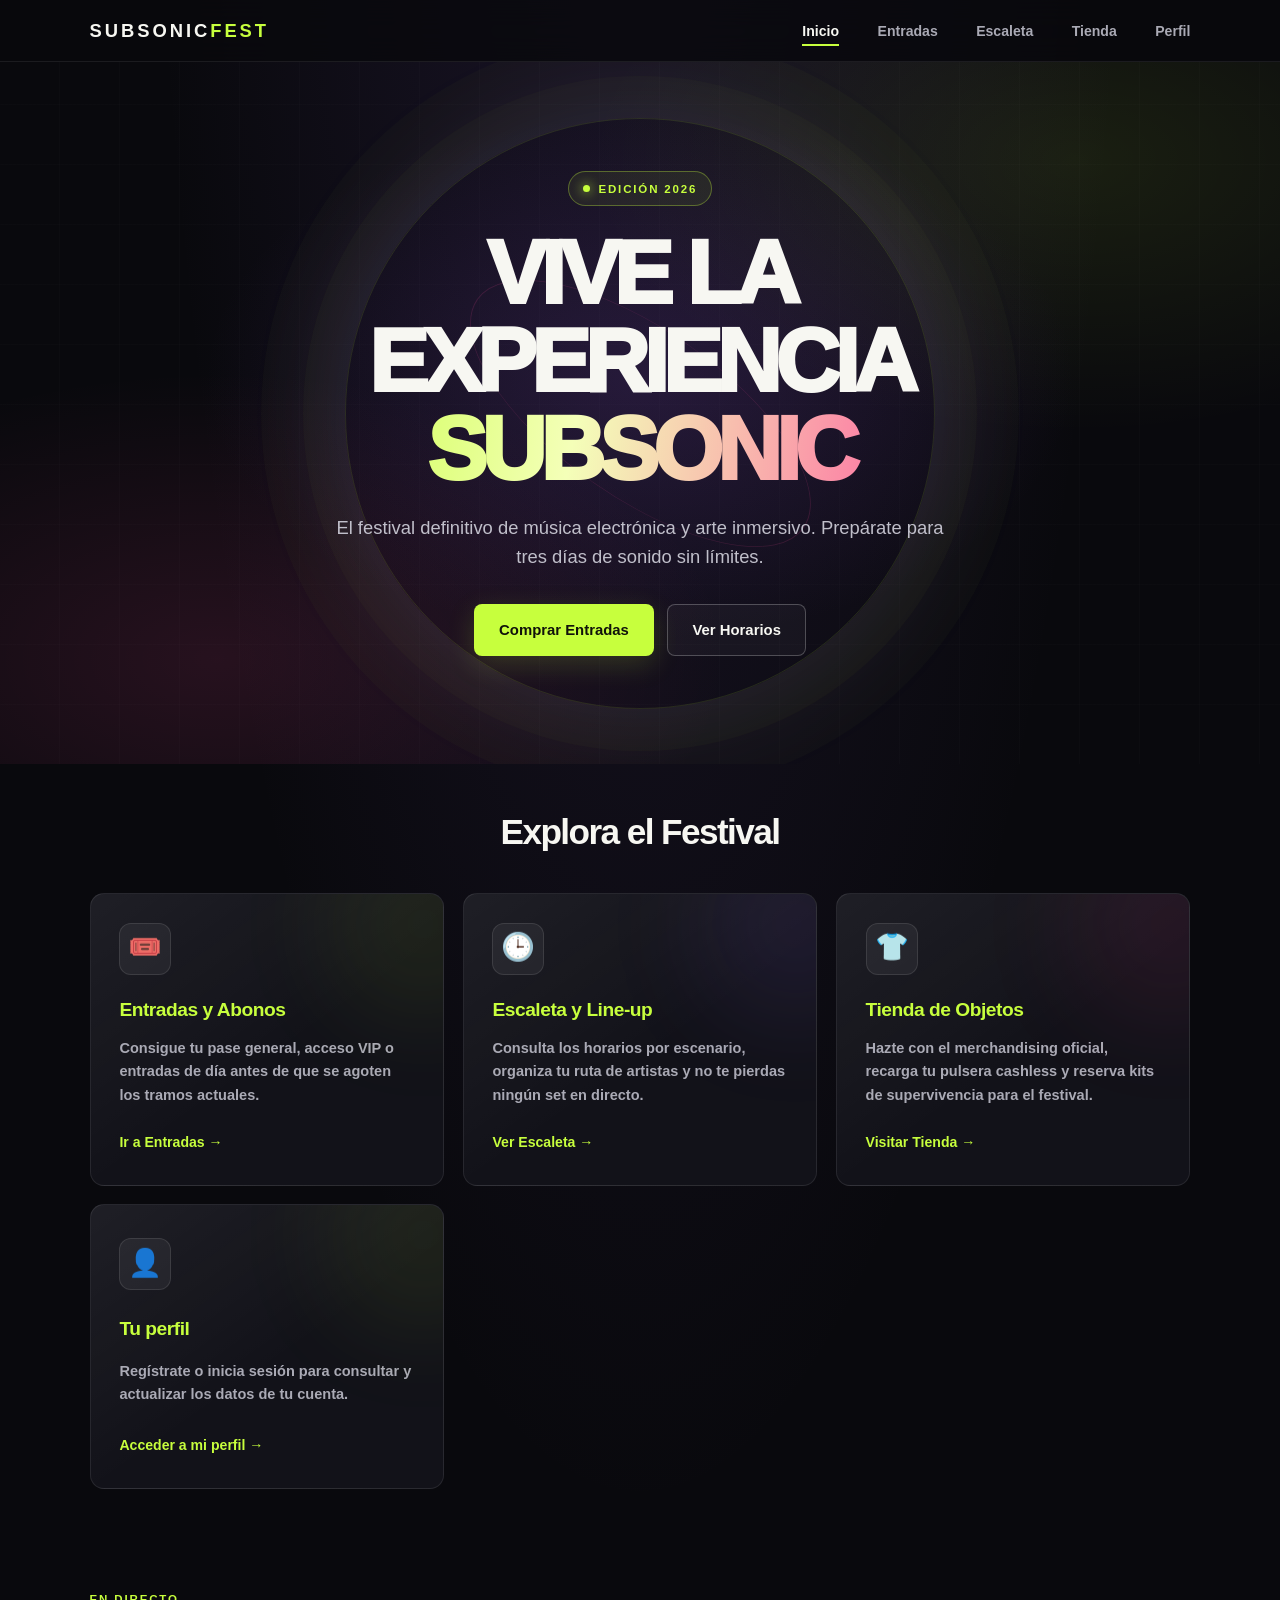
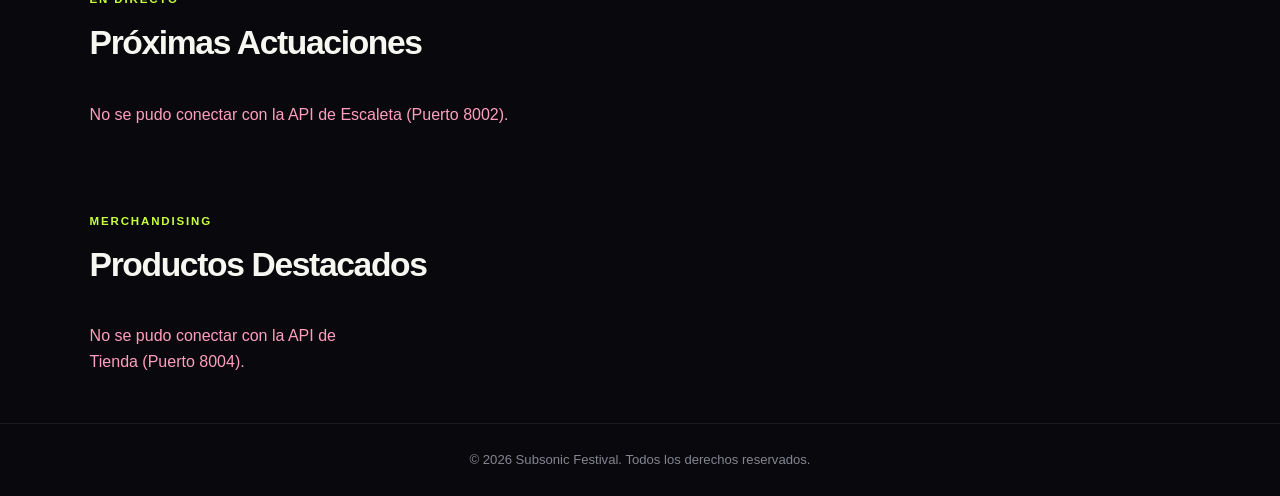
<file: view/index.html>
<!DOCTYPE html>
<html lang="es">
<head>
    <meta charset="UTF-8">
    <meta name="viewport" content="width=device-width, initial-scale=1.0">
    <title>Subsonic Festival | Inicio</title>
    <link rel="stylesheet" href="style.css">
</head>
<body>

    <!-- Barra de navegación -->
    <header class="navbar">
        <div class="logo">SUBSONIC<span>FEST</span></div>
        <nav>
            <ul class="nav-links">
                <li><a href="index.html#inicio" class="active" aria-current="page">Inicio</a></li>
                <li><a href="entradas.html">Entradas</a></li>
                <li><a href="escaleta.html">Escaleta</a></li>
                <li><a href="tienda.html">Tienda</a></li>
                <li><a href="perfil.html">Perfil</a></li>
            </ul>
        </nav>
        <button class="menu-toggle" id="mobile-menu" aria-label="Abrir menú" aria-expanded="false">
            ☰
        </button>
    </header>

    <!-- Sección Principal (Hero) -->
    <main id="inicio">
        <section class="hero">
            <div class="hero-content">
                <span class="badge">EDICIÓN 2026</span>
                <h1>VIVE LA EXPERIENCIA <span class="gradient-text">SUBSONIC</span></h1>
                <p>El festival definitivo de música electrónica y arte inmersivo. Prepárate para tres días de sonido sin límites.</p>
                <div class="hero-buttons">
                    <button class="btn btn-primary" onclick="navegarA('entradas')">Comprar Entradas</button>
                    <button class="btn btn-secondary" onclick="navegarA('escaleta')">Ver Horarios</button>
                </div>
            </div>
        </section>

        <!-- Accesos directos a los 3 módulos principales -->
        <section class="accesos-container">
            <h2 class="section-title">Explora el Festival</h2>
            
            <div class="cards-grid">
                <!-- Tarjeta 1: Entradas -->
                <article class="card" onclick="navegarA('entradas')">
                    <div class="card-icon">🎟️</div>
                    <h3>Entradas y Abonos</h3>
                    <p>Consigue tu pase general, acceso VIP o entradas de día antes de que se agoten los tramos actuales.</p>
                    <span class="card-link">Ir a Entradas &rarr;</span>
                </article>

                <!-- Tarjeta 2: Escaleta -->
                <article class="card" onclick="navegarA('escaleta')">
                    <div class="card-icon">🕒</div>
                    <h3>Escaleta y Line-up</h3>
                    <p>Consulta los horarios por escenario, organiza tu ruta de artistas y no te pierdas ningún set en directo.</p>
                    <span class="card-link">Ver Escaleta &rarr;</span>
                </article>

                <!-- Tarjeta 3: Tienda de objetos -->
                <article class="card" onclick="navegarA('tienda')">
                    <div class="card-icon">👕</div>
                    <h3>Tienda de Objetos</h3>
                    <p>Hazte con el merchandising oficial, recarga tu pulsera cashless y reserva kits de supervivencia para el festival.</p>
                    <span class="card-link">Visitar Tienda &rarr;</span>
                </article>

                <article class="card" onclick="navegarA('perfil')">
                    <div class="card-icon" aria-hidden="true">👤</div>
                    <h3>Tu perfil</h3>
                    <p>Regístrate o inicia sesión para consultar y actualizar los datos de tu cuenta.</p>
                    <span class="card-link">Acceder a mi perfil &rarr;</span>
                </article>

            </div>
        </section>

        <!-- SECCIONES DINÁMICAS (Llamadas a la API) -->
        <section class="accesos-container" style="padding-top: 0; padding-bottom: 3rem;">
            
            <!-- Contenedor Próximas Actuaciones -->
            <div class="tickets-heading" style="margin-bottom: 2rem;">
                <div>
                    <span class="eyebrow">EN DIRECTO</span>
                    <h2>Próximas Actuaciones</h2>
                </div>
            </div>
            <div class="cards-grid" id="api-actuaciones">
                <!-- Se rellena desde app.js -->
                <p style="color: var(--text-gray);">Conectando con la API de Escaleta...</p>
            </div>

            <!-- Contenedor Productos Destacados -->
            <div class="tickets-heading" style="margin-top: 5rem; margin-bottom: 2rem;">
                <div>
                    <span class="eyebrow">MERCHANDISING</span>
                    <h2>Productos Destacados</h2>
                </div>
            </div>
            <div class="shop-grid" id="api-productos">
                <!-- Se rellena desde app.js -->
                <p style="color: var(--text-gray);">Conectando con la API de Merchandising...</p>
            </div>

        </section>

    </main>

    <!-- Notificación flotante (Toast) para probar la navegación -->
    <div id="toast" class="toast">Redirigiendo...</div>

    <!-- Pie de página -->
    <footer>
        <p>&copy; 2026 Subsonic Festival. Todos los derechos reservados.</p>
    </footer>

    <script src="app.js"></script>
</body>
</html>
</file>
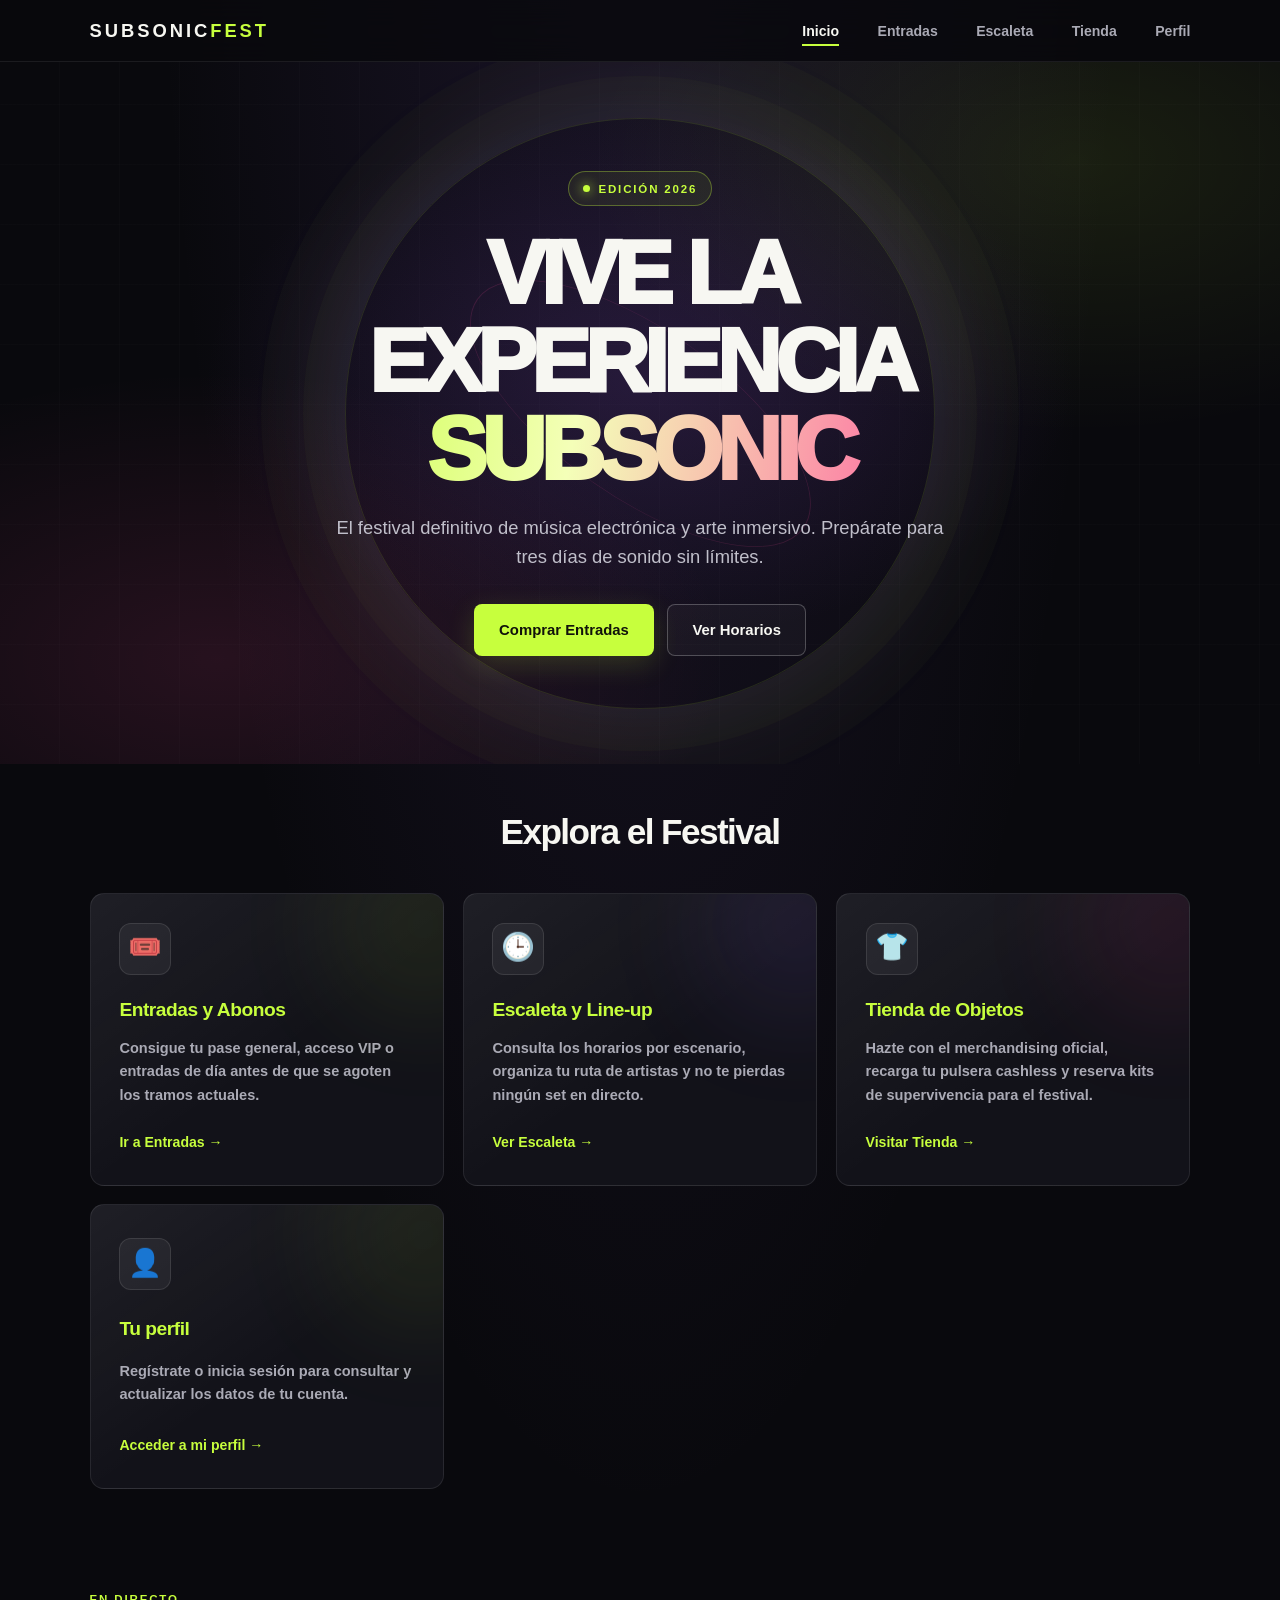
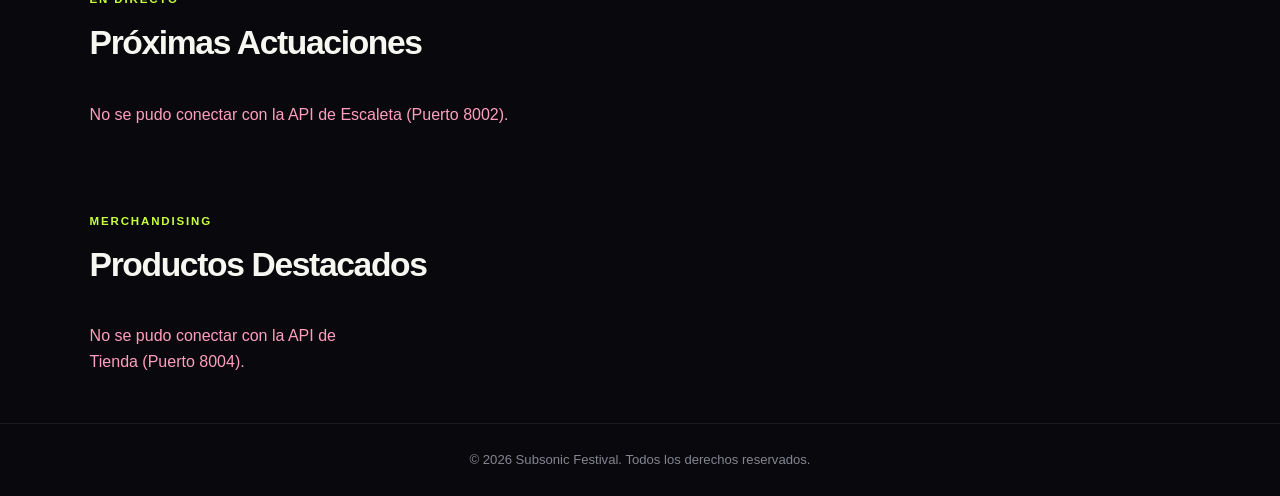
<file: view/admin.html>
<!DOCTYPE html>
<html lang="es">
<head>
    <meta charset="UTF-8">
    <meta name="viewport" content="width=device-width, initial-scale=1.0">
    <title>Dashboard Admin | Subsonic</title>
    <link rel="stylesheet" href="style.css">
    <style>
        body { margin: 0; padding: 0; background-color: #050505; color: #fff; font-family: system-ui, -apple-system, sans-serif; overflow: hidden; }
        .dashboard-layout { display: flex; height: 100vh; width: 100vw; }
        .sidebar { width: 260px; background: #0a0a0c; border-right: 1px solid #222; display: flex; flex-direction: column; }
        .sidebar-brand { padding: 2rem 1.5rem; font-size: 1.5rem; font-weight: 800; letter-spacing: 1px; color: #fff; border-bottom: 1px solid #222; }
        .sidebar-brand span { color: #c2ff00; }
        .sidebar-nav { padding: 1.5rem 1rem; flex: 1; display: flex; flex-direction: column; gap: 0.5rem; }
        .nav-btn { display: flex; align-items: center; gap: 1rem; width: 100%; padding: 1rem; background: transparent; border: 1px solid transparent; color: #888; text-align: left; cursor: pointer; border-radius: 8px; font-size: 0.95rem; font-weight: 600; transition: all 0.2s ease; }
        .nav-btn:hover { color: #fff; background: #111; }
        .nav-btn.active { background: rgba(194, 255, 0, 0.1); color: #c2ff00; border: 1px solid rgba(194, 255, 0, 0.2); }
        .sidebar-footer { padding: 1.5rem 1rem; border-top: 1px solid #222; }
        .logout-btn { width: 100%; padding: 1rem; background: transparent; border: 1px solid #ff4444; color: #ff4444; border-radius: 8px; font-weight: bold; cursor: pointer; transition: 0.2s; }
        .logout-btn:hover { background: #ff4444; color: #fff; }
        
        .main-wrapper { flex: 1; display: flex; flex-direction: column; background: #050505; }
        .topbar { height: 70px; border-bottom: 1px solid #222; display: flex; justify-content: flex-end; align-items: center; padding: 0 2rem; background: #0a0a0c; }
        .admin-badge { display: flex; align-items: center; gap: 0.75rem; background: #111; padding: 0.5rem 1rem; border-radius: 50px; border: 1px solid #333; font-size: 0.85rem; }
        .admin-badge .dot { width: 8px; height: 8px; background: #c2ff00; border-radius: 50%; box-shadow: 0 0 8px #c2ff00; }
        
        .workspace { padding: 3rem; overflow-y: auto; height: calc(100vh - 70px); box-sizing: border-box; }
        .admin-section { display: none; animation: fadeIn 0.3s ease; }
        .admin-section.active { display: block; }
        @keyframes fadeIn { from { opacity: 0; transform: translateY(10px); } to { opacity: 1; transform: translateY(0); } }
        
        .section-header { margin-bottom: 2.5rem; }
        .section-header h2 { margin: 0; font-size: 2rem; font-weight: 700; }
        .section-header p { color: #888; margin-top: 0.5rem; }
        
        .content-grid { display: grid; grid-template-columns: 350px 1fr; gap: 2rem; align-items: start; }
        
        .card { background: #0a0a0c; border: 1px solid #222; border-radius: 12px; padding: 2rem; box-shadow: 0 10px 30px rgba(0,0,0,0.5); }
        .form-row { margin-bottom: 1.5rem; }
        .form-row.grid-2 { display: grid; grid-template-columns: 1fr 1fr; gap: 1rem; }
        .form-row label { display: block; margin-bottom: 0.5rem; color: #aaa; font-size: 0.85rem; text-transform: uppercase; letter-spacing: 1px; font-weight: 600; }
        .form-row input, .form-row select { width: 100%; padding: 0.8rem; background: #050505; border: 1px solid #333; color: white; border-radius: 8px; font-family: inherit; font-size: 0.9rem; box-sizing: border-box; transition: 0.2s; }
        .form-row input:focus, .form-row select:focus { outline: none; border-color: #c2ff00; box-shadow: 0 0 0 1px #c2ff00; }
        
        .button-group { display: flex; gap: 0.5rem; }
        .submit-btn { flex: 1; background: #c2ff00; color: #000; padding: 1rem; border: none; border-radius: 8px; font-weight: 800; cursor: pointer; transition: 0.2s; text-transform: uppercase; letter-spacing: 1px; }
        .submit-btn:hover { background: #a8dd00; transform: translateY(-2px); }
        .cancel-btn { display: none; background: transparent; border: 1px solid #555; color: #aaa; padding: 1rem; border-radius: 8px; font-weight: bold; cursor: pointer; transition: 0.2s; }
        .cancel-btn:hover { background: #222; color: #fff; }

        .table-container { background: #0a0a0c; border: 1px solid #222; border-radius: 12px; overflow: hidden; overflow-x: auto; }
        table { width: 100%; border-collapse: collapse; text-align: left; min-width: 600px; }
        th { background: #111; padding: 1rem; font-size: 0.85rem; text-transform: uppercase; color: #888; letter-spacing: 1px; border-bottom: 1px solid #222; }
        td { padding: 1rem; border-bottom: 1px solid #222; font-size: 0.95rem; }
        tr:last-child td { border-bottom: none; }
        tr:hover { background: rgba(255,255,255,0.02); }
        
        .status-badge { padding: 0.3rem 0.6rem; border-radius: 50px; font-size: 0.75rem; font-weight: bold; background: rgba(194, 255, 0, 0.1); color: #c2ff00; border: 1px solid rgba(194, 255, 0, 0.2); }
        .stats-grid { display:grid; grid-template-columns:repeat(auto-fit,minmax(190px,1fr)); gap:1rem; margin-bottom:1.5rem; }
        .stats-card { padding:1.3rem; background:#111; border:1px solid #292929; border-radius:12px; }
        .stats-card span { display:block; color:#aaa; font-size:.85rem; }
        .stats-card strong { display:block; color:#c2ff00; font-size:1.8rem; margin-top:.6rem; }
        .stats-details { display:grid; grid-template-columns:repeat(auto-fit,minmax(280px,1fr)); gap:1rem; }
        .stats-details h3 { margin-bottom:1rem; }
        .stats-row { display:flex; justify-content:space-between; gap:1rem; border-top:1px solid #262626; padding:.7rem 0; color:#bbb; }
        .stats-row strong { color:#fff; text-align:right; }
        .stats-message { color:#ff9fbd; margin:1rem 0; }
        
        /* Botones de acción en tablas */
        .action-btn { background: #1a1a1f; border: 1px solid #333; color: white; padding: 0.5rem; border-radius: 6px; cursor: pointer; margin-right: 0.3rem; transition: 0.2s; font-size: 0.9rem; }
        .action-btn:hover { background: #c2ff00; color: black; border-color: #c2ff00; }
        .action-btn.delete:hover { background: #ff4444; color: white; border-color: #ff4444; }
    </style>
</head>
<body>

    <div class="dashboard-layout">
        <!-- BARRA LATERAL -->
        <aside class="sidebar">
            <div class="sidebar-brand">SUBSONIC<span>ADMIN</span></div>
            <nav class="sidebar-nav">
                <button class="nav-btn active" onclick="cambiarPestana('inicio', this)">📊 Panel de Inicio</button>
                <button class="nav-btn" onclick="cambiarPestana('estadisticas', this); cargarEstadisticas()">📈 Estadísticas</button>
                <button class="nav-btn" onclick="cambiarPestana('artistas', this)">🎤 Gestión Artistas</button>
                <button class="nav-btn" onclick="cambiarPestana('espacios', this)">🗺️ Espacios y Escenarios</button>
                <button class="nav-btn" onclick="cambiarPestana('entradas', this)">🎟️ Configurar Entradas</button>
                <button class="nav-btn" onclick="cambiarPestana('tienda', this)">👕 Inventario Tienda</button>
                <button class="nav-btn" onclick="cambiarPestana('proveedores', this); cargarUsuariosProveedor()">👤 Proveedores</button>
            </nav>
            <div class="sidebar-footer">
                <button class="logout-btn" onclick="cerrarSesionAdmin()">Cerrar Sesión</button>
            </div>
        </aside>

        <!-- ÁREA PRINCIPAL -->
        <div class="main-wrapper">
            <header class="topbar">
                <div class="admin-badge"><span class="dot"></span>admin@subsonic.com</div>
            </header>

            <main class="workspace">
                
               <!-- INICIO -->
                <section id="inicio" class="admin-section active">
                    <div class="section-header">
                        <h2>Resumen del Festival</h2>
                        <p>Visión general de la configuración de Subsonic 2026.</p>
                    </div>

                    <!-- Tarjetas de resumen global -->
                    <div class="stats-grid">
                        <div class="stats-card" style="background: #111;">
                            <span>Artistas Confirmados</span>
                            <strong id="kpi-artistas">--</strong>
                        </div>
                        <div class="stats-card" style="background: #111;">
                            <span>Escenarios Activos</span>
                            <strong id="kpi-escenarios">--</strong>
                        </div>
                        <div class="stats-card" style="background: #111;">
                            <span>Tipos de Entradas</span>
                            <strong id="kpi-entradas">--</strong>
                        </div>
                        <div class="stats-card" style="background: #111;">
                            <span>Artículos de Tienda</span>
                            <strong id="kpi-tienda">--</strong>
                        </div>
                    </div>

                    <!-- Accesos directos y Estado -->
                    <div class="stats-details" style="margin-top: 2rem;">
                        <div class="card" style="padding: 2rem;">
                            <h3 style="margin-top: 0; color: #c2ff00;">Accesos Rápidos</h3>
                            <p style="color: #888; font-size: 0.9rem; margin-bottom: 1.5rem;">Atajos a las tareas más comunes de administración.</p>
                            <div style="display: flex; flex-direction: column; gap: 1rem;">
                                <button class="action-btn" style="padding: 1rem; text-align: left; font-weight: bold;" onclick="cambiarPestana('artistas', document.querySelectorAll('.nav-btn')[2])">🎤 Añadir nuevo Artista o Actuación</button>
                                <button class="action-btn" style="padding: 1rem; text-align: left; font-weight: bold;" onclick="cambiarPestana('entradas', document.querySelectorAll('.nav-btn')[4])">🎟️ Configurar nuevo pase de Entrada</button>
                                <button class="action-btn" style="padding: 1rem; text-align: left; font-weight: bold;" onclick="cambiarPestana('tienda', document.querySelectorAll('.nav-btn')[5])">👕 Añadir producto al inventario</button>
                            </div>
                        </div>

                        <div class="card" style="padding: 2rem;">
                            <h3 style="margin-top: 0; color: #c2ff00;">Estado del Sistema</h3>
                            <p style="color: #888; font-size: 0.9rem; margin-bottom: 1.5rem;">Monitorización de los microservicios en tiempo real.</p>
                            <div class="stats-row">
                                <span>API Entradas (Puerto 8000)</span>
                                <strong id="status-entradas" style="color: #c2ff00;">Online</strong>
                            </div>
                            <div class="stats-row">
                                <span>API Escaleta (Puerto 8002)</span>
                                <strong id="status-escaleta" style="color: #c2ff00;">Online</strong>
                            </div>
                            <div class="stats-row">
                                <span>API Espacios (Puerto 8003)</span>
                                <strong id="status-espacios" style="color: #c2ff00;">Online</strong>
                            </div>
                            <div class="stats-row">
                                <span>API Tienda (Puerto 8004)</span>
                                <strong id="status-tienda" style="color: #c2ff00;">Online</strong>
                            </div>
                        </div>
                    </div>
                </section>

                <section id="proveedores" class="admin-section">
                    <div class="section-header"><h2>Gestión de proveedores</h2><p>Asigna el rol de proveedor a una cuenta registrada.</p></div>
                    <p id="usuarios-proveedor-status" role="status"></p>
                    <div class="table-container"><table><thead><tr><th>Nombre</th><th>Correo</th><th>Rol</th><th>Acciones</th></tr></thead><tbody id="usuarios-proveedor-lista"></tbody></table></div>
                </section>
                <section id="estadisticas" class="admin-section">
                    <div class="section-header"><h2>Estadísticas del festival</h2><p>Consulta las ventas, los ingresos y el uso de espacios.</p></div>
                    <button type="button" class="action-btn" id="stats-refresh">Actualizar datos</button>
                    <p id="stats-status" class="stats-message" role="status" aria-live="polite"></p>
                    <div id="stats-summary" class="stats-grid"></div>
                    <div id="stats-details" class="stats-details"></div>
                </section>

                <!-- ARTISTAS -->
                <section id="artistas" class="admin-section">
                    <div class="section-header">
                        <h2>Gestión de Artistas y Horarios</h2>
                        <p>Añade y modifica el talento en la Escaleta.</p>
                    </div>
                    <div class="content-grid">
                        <div class="card">
                            <form id="form-artista">
                                <input type="hidden" id="art-id">
                                <input type="hidden" id="act-id">
                                
                                <div class="form-row">
                                    <label>Modificar existente (Opcional)</label>
                                    <select id="art-existente">
                                        <option value="">-- Crear nuevo artista --</option>
                                        <!-- Se rellena desde admin_2.js -->
                                    </select>
                                </div>

                                <div class="form-row"><label>Nombre del artista</label><input type="text" id="art-nombre" required></div>
                                <div class="form-row"><label>Género musical</label><input type="text" id="art-genero" required></div>
                                
                                <div class="form-row grid-2">
                                    <div><label>Fecha (YYYY-MM-DD)</label><input type="date" id="art-fecha" required></div>
                                    <div><label>Escenario</label><select id="art-escenario" required></select></div>
                                </div>
                                
                                <div class="form-row grid-2">
                                    <div><label>Hora Inicio</label><input type="time" id="art-horaInicio" required></div>
                                    <div><label>Hora Fin</label><input type="time" id="art-horaFin" required></div>
                                </div>
                                
                                <p id="art-mensaje" style="color: #ff4444; font-size: 0.9rem; margin-bottom: 1rem;"></p>

                                <div class="button-group">
                                    <button type="submit" class="submit-btn" id="btn-art-submit">Guardar Artista</button>
                                    <button type="button" class="cancel-btn" id="btn-art-cancel" onclick="cancelarEdicion('artista')">Cancelar</button>
                                </div>
                            </form>
                        </div>
                        <div class="table-container">
                            <table>
                                <thead><tr><th>Nombre</th><th>Género</th><th>Programación</th><th>Acciones</th></tr></thead>
                                <tbody id="tabla-artistas"><tr><td colspan="4" style="text-align: center;">Cargando...</td></tr></tbody>
                            </table>
                        </div>
                    </div>
                </section>

                <!-- ESPACIOS -->
                <section id="espacios" class="admin-section">
                    <div class="section-header">
                        <h2>Gestión de Espacios</h2>
                        <p>Configura y edita los escenarios y zonas del recinto.</p>
                    </div>
                    <div class="content-grid">
                        <div class="card">
                            <form id="form-espacio">
                                <input type="hidden" id="esp-id">
                                <div class="form-row"><label>Nombre del espacio</label><input type="text" id="esp-nombre" required></div>
                                <div class="form-row grid-2">
                                    <div>
                                        <label>Tipo</label>
                                        <select id="esp-tipo">
                                            <option value="escenario">Escenario</option><option value="restauracion">Restauración</option>
                                            <option value="descanso">Descanso</option><option value="servicios">Servicios</option>
                                            <option value="merchandising">Merchandising</option><option value="comida">Comida</option>
                                            <option value="tienda_ropa">Tienda de ropa</option><option value="tatuador">Tatuador</option><option value="otros">Otros</option>
                                        </select>
                                    </div>
                                    <div>
                                        <label>Estado</label>
                                        <select id="esp-estado">
                                            <option value="activo">Activo</option><option value="libre">Libre</option><option value="ocupado">Ocupado</option>
                                            <option value="mantenimiento">En mantenimiento</option><option value="cerrado">Cerrado</option>
                                        </select>
                                    </div>
                                </div>
                                <div class="form-row"><label>Ubicación</label><input type="text" id="esp-ubicacion" required></div>
                                <div class="form-row"><label>Capacidad Máxima</label><input type="number" id="esp-capacidad" min="1" required></div>
                                <div class="button-group">
                                    <button type="submit" class="submit-btn" id="btn-esp-submit">Registrar Espacio</button>
                                    <button type="button" class="cancel-btn" id="btn-esp-cancel" onclick="cancelarEdicion('espacio')">Cancelar</button>
                                </div>
                            </form>
                        </div>
                        <div class="table-container">
                            <table>
                                <thead><tr><th>Nombre</th><th>Tipo / Ubicación</th><th>Aforo</th><th>Estado</th><th>Acciones</th></tr></thead>
                                <tbody id="tabla-espacios"><tr><td colspan="5" style="text-align: center;">Cargando...</td></tr></tbody>
                            </table>
                        </div>
                    </div>
                </section>

                <!-- ENTRADAS -->
                <section id="entradas" class="admin-section">
                    <div class="section-header">
                        <h2>Configuración de Entradas</h2>
                        <p>Añade o edita precios y aforos de pases.</p>
                    </div>
                    <div class="content-grid">
                        <div class="card">
                            <form id="form-entrada">
                                <input type="hidden" id="ent-id">
                                <div class="form-row"><label>Identificador interno</label><input type="text" id="ent-nombre" required></div>
                                <div class="form-row"><label>Descripción para el cliente</label><input type="text" id="ent-desc" required></div>
                                <div class="form-row"><label>Precio (€)</label><input type="number" id="ent-precio" step="0.01" min="0" required></div>
                                <div class="form-row"><label>Stock Total</label><input type="number" id="ent-cantidad" min="1" required></div>
                                <div class="button-group">
                                    <button type="submit" class="submit-btn" id="btn-ent-submit">Guardar Pase</button>
                                    <button type="button" class="cancel-btn" id="btn-ent-cancel" onclick="cancelarEdicion('entrada')">Cancelar</button>
                                </div>
                            </form>
                        </div>
                        <div class="table-container">
                            <table>
                                <thead><tr><th>Tipo</th><th>Precio</th><th>Stock</th><th>Estado</th><th>Acciones</th></tr></thead>
                                <tbody id="tabla-entradas"><tr><td colspan="5" style="text-align: center;">Cargando...</td></tr></tbody>
                            </table>
                        </div>
                    </div>
                </section>

                <!-- TIENDA -->
                <section id="tienda" class="admin-section">
                    <div class="section-header">
                        <h2>Inventario de Tienda</h2>
                        <p>Actualiza existencias y precios del merchandising.</p>
                    </div>
                    <div class="content-grid">
                        <div class="card">
                            <form id="form-producto">
                                <input type="hidden" id="prod-id">
                                <div class="form-row"><label>Nombre del artículo</label><input type="text" id="prod-nombre" required></div>
                                <div class="form-row">
                                    <label>Categoría</label>
                                    <select id="prod-categoria">
                                        <option value="camiseta">Camiseta</option><option value="sudadera">Sudadera</option>
                                        <option value="accesorio">Accesorio</option><option value="poster">Póster</option>
                                    </select>
                                </div>
                                <div class="form-row"><label>Precio (€)</label><input type="number" id="prod-precio" step="0.01" min="0" required></div>
                                <div class="form-row"><label>Stock</label><input type="number" id="prod-stock" min="1" required></div>
                                <div class="button-group">
                                    <button type="submit" class="submit-btn" id="btn-prod-submit">Añadir Producto</button>
                                    <button type="button" class="cancel-btn" id="btn-prod-cancel" onclick="cancelarEdicion('producto')">Cancelar</button>
                                </div>
                            </form>
                        </div>
                        <div class="table-container">
                            <table>
                                <thead><tr><th>Producto</th><th>Categoría</th><th>Precio</th><th>Stock</th><th>Acciones</th></tr></thead>
                                <tbody id="tabla-tienda"><tr><td colspan="5" style="text-align: center;">Cargando...</td></tr></tbody>
                            </table>
                        </div>
                    </div>
                </section>

            </main>
        </div>
    </div>

    <script src="admin.js?v=2"></script>
    <script src="estadisticas.js"></script>
</body>
</html>
</file>
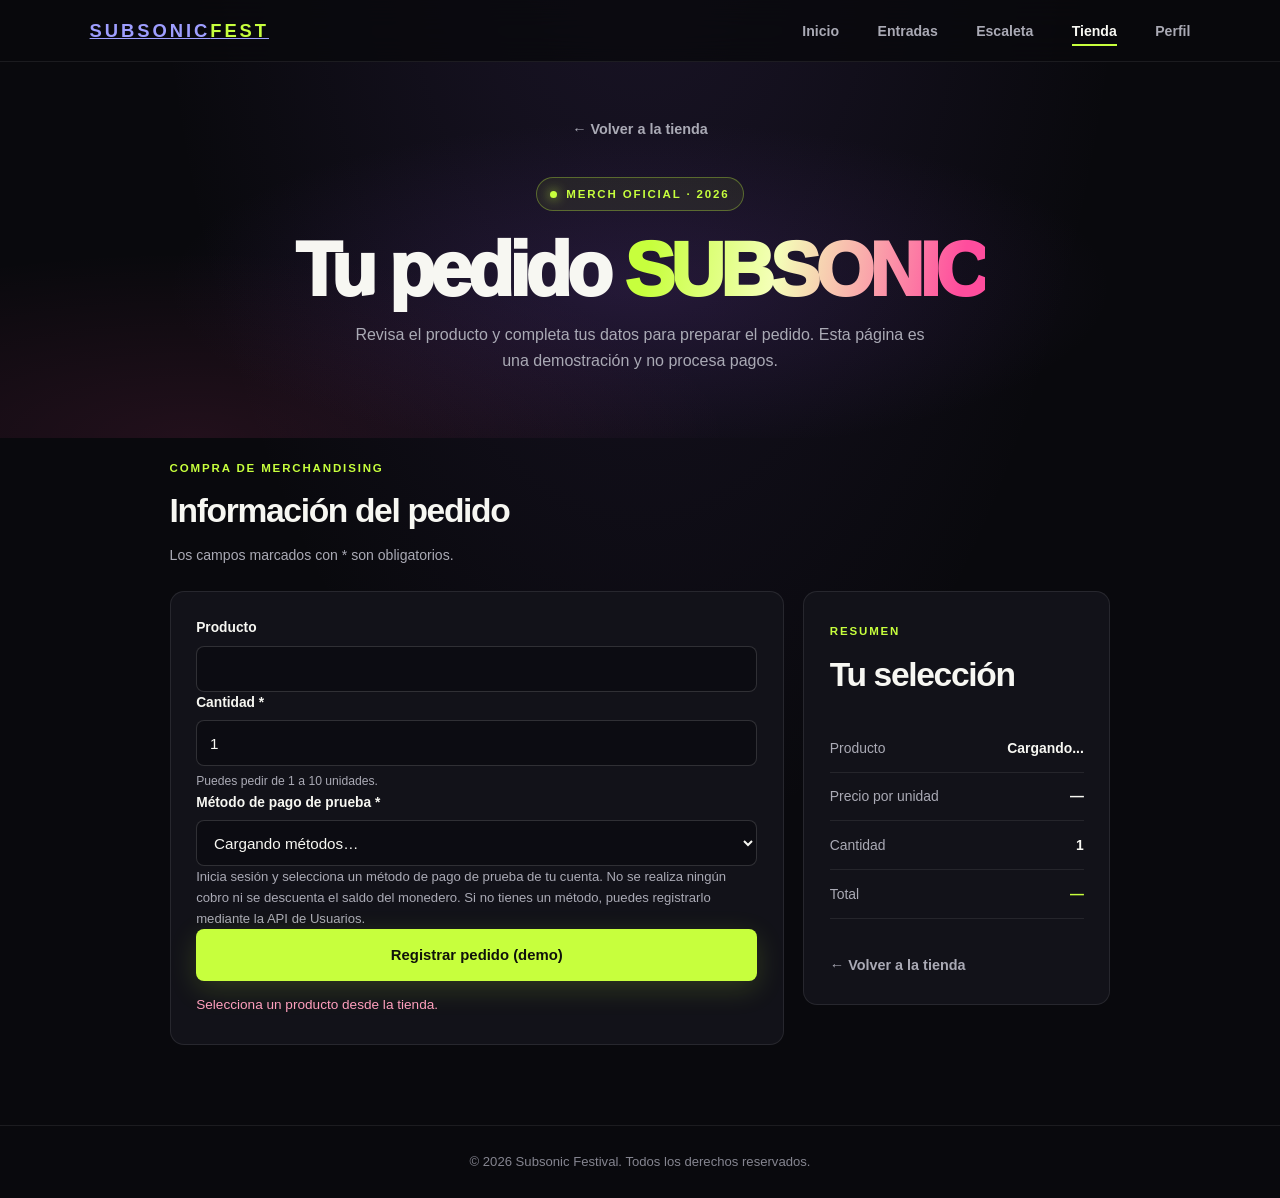
<file: view/comprar-producto.html>
<!DOCTYPE html>
<html lang="es">
<head>
    <meta charset="UTF-8">
    <meta name="viewport" content="width=device-width, initial-scale=1.0">
    <meta name="theme-color" content="#09090d">
    <title>Comprar producto | Subsonic Festival 2026</title>
    <link rel="stylesheet" href="style.css">
</head>
<body>
    <header class="navbar">
        <a class="logo" href="index.html" aria-label="Subsonic Fest, inicio">SUBSONIC<span>FEST</span></a>
        <nav aria-label="Navegación principal">
            <ul class="nav-links">
                <li><a href="index.html">Inicio</a></li>
                <li><a href="entradas.html">Entradas</a></li>
                <li><a href="escaleta.html">Escaleta</a></li>
                <li><a href="tienda.html" class="active" aria-current="page">Tienda</a></li>
                <li><a href="perfil.html">Perfil</a></li>
            </ul>
        </nav>
        <button class="menu-toggle" id="mobile-menu" aria-label="Abrir menú" aria-expanded="false">
            ☰
        </button>
    </header>

    <main class="tickets-page">
        <section class="tickets-hero">
            <a class="back-link" href="tienda.html">← Volver a la tienda</a>
            <span class="badge">MERCH OFICIAL · 2026</span>
            <h1>Tu pedido <span class="gradient-text">SUBSONIC</span></h1>
            <p>Revisa el producto y completa tus datos para preparar el pedido. Esta página es una demostración y no procesa pagos.</p>
        </section>

        <section class="checkout-section" aria-labelledby="product-checkout-title">
            <div class="checkout-heading">
                <span class="eyebrow">COMPRA DE MERCHANDISING</span>
                <h2 id="product-checkout-title">Información del pedido</h2>
                <p>Los campos marcados con * son obligatorios.</p>
            </div>

            <div class="checkout-layout">
                <form id="product-checkout-form" class="checkout-form">
                    <div class="checkout-field">
                        <label for="product-name">Producto</label>
                        <input id="product-name" type="text" readonly>
                    </div>
                    <div class="checkout-field">
                        <label for="product-quantity">Cantidad *</label>
                        <input id="product-quantity" type="number" min="1" max="10" value="1" required>
                        <small>Puedes pedir de 1 a 10 unidades.</small>
                    </div>
                    <div class="checkout-field" id="talla-grupo" hidden>
                        <label for="product-size">Talla *</label>
                        <select id="product-size"><option value="">Selecciona una talla</option><option>XS</option><option>S</option><option>M</option><option>L</option><option>XL</option><option>XXL</option></select>
                    </div>
                    <div class="checkout-field">
                        <label for="payment-method">Método de pago de prueba *</label>
                        <select id="payment-method" required><option value="">Cargando métodos…</option></select>
                    </div>
                    <p class="checkout-note">Inicia sesión y selecciona un método de pago de prueba de tu cuenta. No se realiza ningún cobro ni se descuenta el saldo del monedero. Si no tienes un método, puedes registrarlo mediante la API de Usuarios.</p>
                    <button class="btn btn-primary checkout-submit" id="product-submit" type="submit" disabled>Registrar pedido (demo)</button>
                    <p id="product-checkout-message" class="checkout-message" role="status" aria-live="polite"></p>
                </form>

                <aside class="checkout-summary" aria-labelledby="product-summary-title">
                    <span class="eyebrow">RESUMEN</span>
                    <h2 id="product-summary-title">Tu selección</h2>
                    <dl>
                        <div>
                            <dt>Producto</dt>
                            <dd id="summary-product">Cargando...</dd>
                        </div>
                        <div>
                            <dt>Precio por unidad</dt>
                            <dd id="summary-unit-price">—</dd>
                        </div>
                        <div>
                            <dt>Cantidad</dt>
                            <dd id="summary-product-quantity">1</dd>
                        </div>
                        <div class="checkout-total">
                            <dt>Total</dt>
                            <dd id="summary-product-total">—</dd>
                        </div>
                    </dl>
                    <a class="back-link" href="tienda.html">← Volver a la tienda</a>
                </aside>
            </div>
        </section>
    </main>

    <footer>
        <p>&copy; 2026 Subsonic Festival. Todos los derechos reservados.</p>
    </footer>

    <script src="app.js"></script>
    <script src="comprar-producto.js"></script>
</body>
</html>
</file>
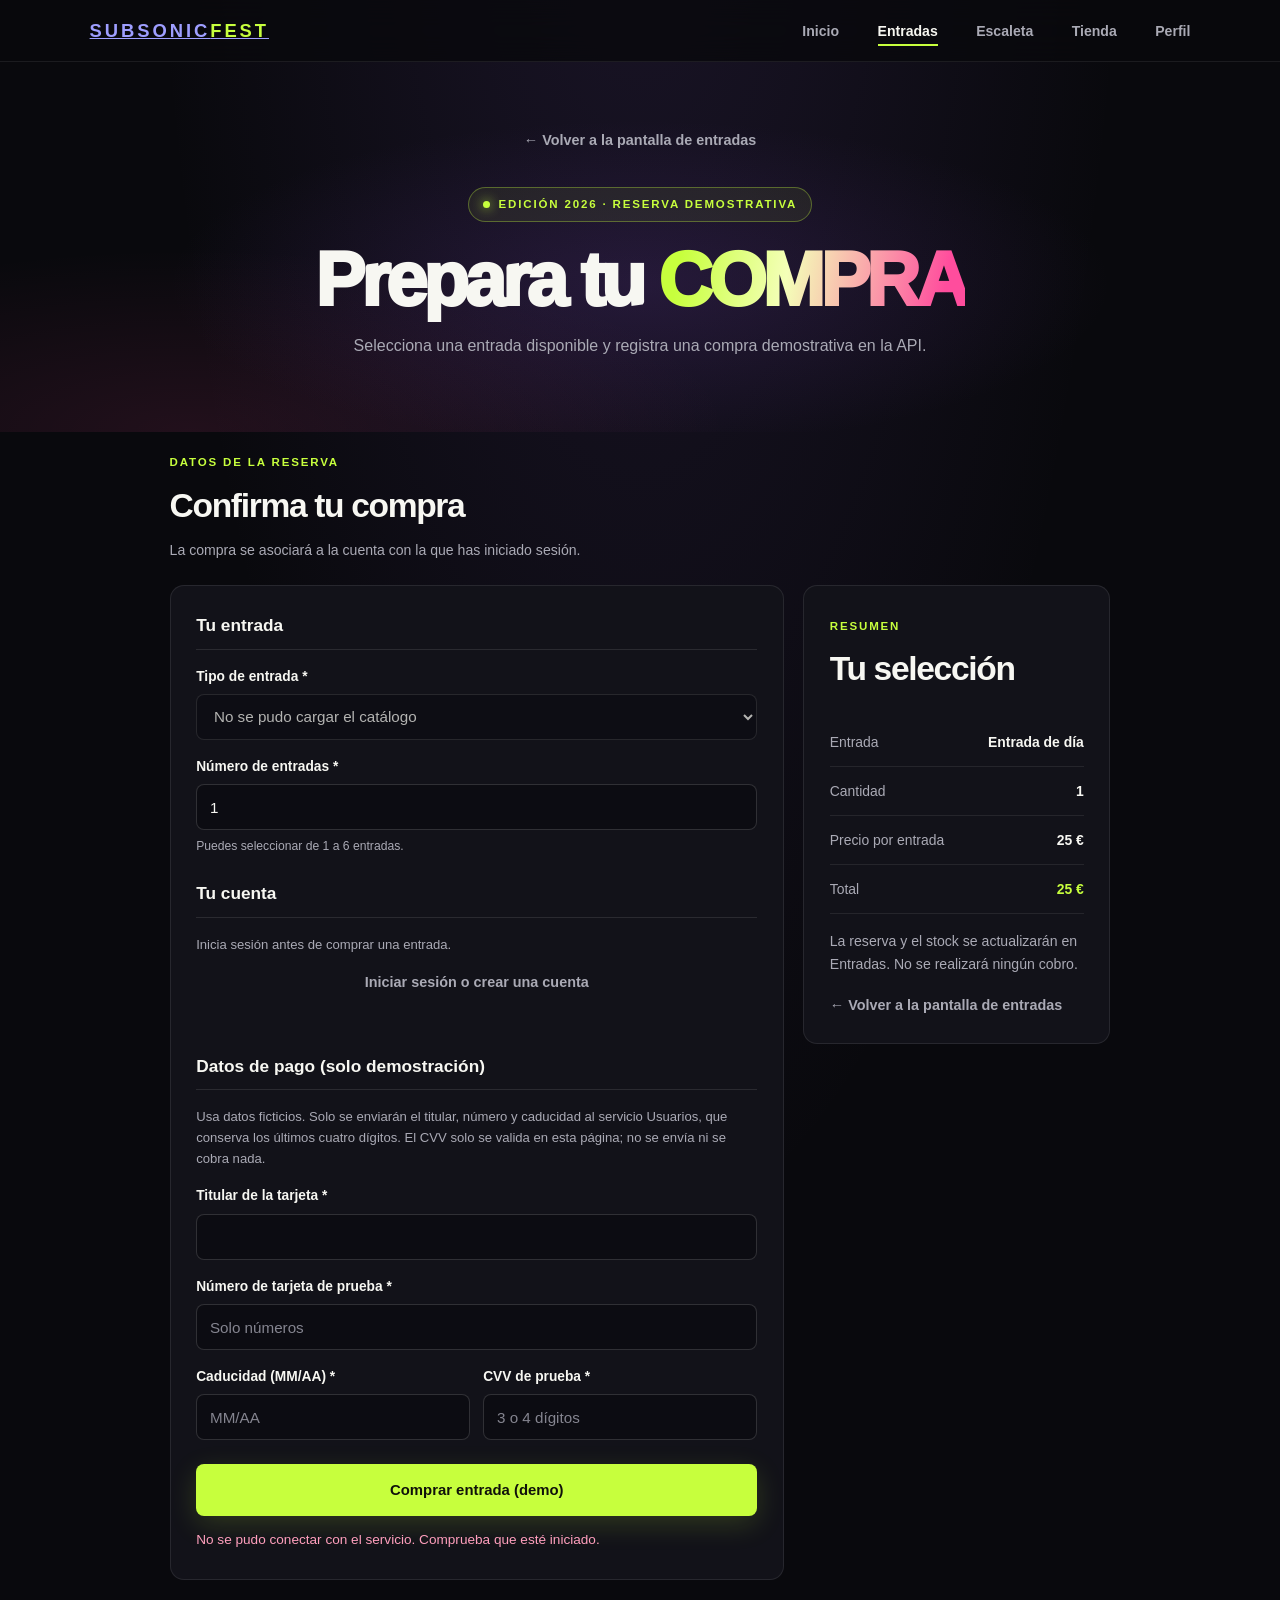
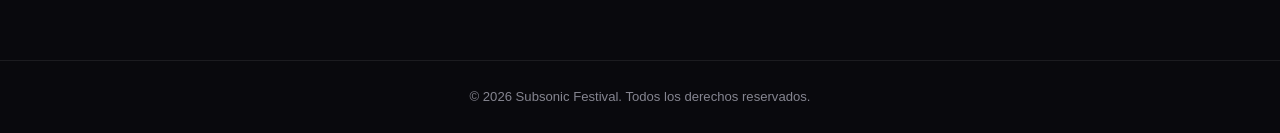
<file: view/comprar.html>
<!DOCTYPE html>
<html lang="es">
<head>
    <meta charset="UTF-8">
    <meta name="viewport" content="width=device-width, initial-scale=1.0">
    <meta name="theme-color" content="#09090d">
    <title>Comprar entradas | Subsonic Festival 2026</title>
    <link rel="stylesheet" href="style.css">
</head>
<body>
    <header class="navbar">
        <a class="logo" href="index.html" aria-label="Subsonic Fest, inicio">SUBSONIC<span>FEST</span></a>
        <nav aria-label="Navegación principal">
            <ul class="nav-links">
                <li><a href="index.html">Inicio</a></li>
                <li><a href="entradas.html" class="active" aria-current="page">Entradas</a></li>
                <li><a href="escaleta.html">Escaleta</a></li>
                <li><a href="tienda.html">Tienda</a></li>
                <li><a href="perfil.html">Perfil</a></li>
            </ul>
        </nav>
        <button class="menu-toggle" id="mobile-menu" aria-label="Abrir menú" aria-expanded="false">
            ☰
        </button>
    </header>

    <main class="tickets-page">
        <section class="tickets-hero">
            <a class="back-link" href="entradas.html">← Volver a la pantalla de entradas</a>
            <span class="badge">EDICIÓN 2026 · RESERVA DEMOSTRATIVA</span>
            <h1>Prepara tu <span class="gradient-text">COMPRA</span></h1>
            <p>Selecciona una entrada disponible y registra una compra demostrativa en la API.</p>
        </section>

        <section class="checkout-section" aria-labelledby="checkout-title">
            <div class="checkout-heading">
                <span class="eyebrow">DATOS DE LA RESERVA</span>
                <h2 id="checkout-title">Confirma tu compra</h2>
                <p>La compra se asociará a la cuenta con la que has iniciado sesión.</p>
            </div>

            <div class="checkout-layout">
                <form id="checkout-form" class="checkout-form" novalidate>
                    <fieldset class="checkout-fieldset">
                        <legend>Tu entrada</legend>
                        <div class="checkout-field">
                            <label for="ticket-type">Tipo de entrada *</label>
                            <select id="ticket-type" required disabled>
                                <option value="">Cargando catálogo…</option>
                            </select>
                        </div>
                        <div class="checkout-field">
                            <label for="ticket-quantity">Número de entradas *</label>
                            <input id="ticket-quantity" type="number" min="1" max="6" value="1" required>
                            <small>Puedes seleccionar de 1 a 6 entradas.</small>
                        </div>
                    </fieldset>

                    <fieldset class="checkout-fieldset">
                        <legend>Tu cuenta</legend>
                        <p id="checkout-user-status" class="checkout-note">Comprueba tu sesión…</p>
                        <a id="checkout-login-link" class="back-link" href="perfil.html">Iniciar sesión o crear una cuenta</a>
                    </fieldset>

                    <fieldset class="checkout-fieldset">
                        <legend>Datos de pago (solo demostración)</legend>
                        <p class="checkout-note">Usa datos ficticios. Solo se enviarán el titular, número y caducidad al servicio Usuarios, que conserva los últimos cuatro dígitos. El CVV solo se valida en esta página; no se envía ni se cobra nada.</p>
                        <div class="checkout-field">
                            <label for="cardholder-name">Titular de la tarjeta *</label>
                            <input id="cardholder-name" type="text" autocomplete="off" maxlength="100" required>
                        </div>
                        <div class="checkout-field">
                            <label for="card-number">Número de tarjeta de prueba *</label>
                            <input id="card-number" type="text" inputmode="numeric" autocomplete="off" maxlength="19" placeholder="Solo números" required>
                        </div>
                        <div class="checkout-card-row">
                            <div class="checkout-field">
                                <label for="card-expiry">Caducidad (MM/AA) *</label>
                                <input id="card-expiry" type="text" inputmode="numeric" autocomplete="off" maxlength="5" placeholder="MM/AA" required>
                            </div>
                            <div class="checkout-field">
                                <label for="card-cvc">CVV de prueba *</label>
                                <input id="card-cvc" type="password" inputmode="numeric" autocomplete="off" maxlength="4" placeholder="3 o 4 dígitos" required>
                            </div>
                        </div>
                    </fieldset>

                    <button class="btn btn-primary checkout-submit" id="checkout-submit" type="submit" disabled>Comprar entrada (demo)</button>
                    <p id="checkout-message" class="checkout-message" role="status" aria-live="polite"></p>
                </form>

                <aside class="checkout-summary" aria-labelledby="summary-title">
                    <span class="eyebrow">RESUMEN</span>
                    <h2 id="summary-title">Tu selección</h2>
                    <dl>
                        <div>
                            <dt>Entrada</dt>
                            <dd id="summary-ticket">Entrada de día</dd>
                        </div>
                        <div>
                            <dt>Cantidad</dt>
                            <dd id="summary-quantity">1</dd>
                        </div>
                        <div>
                            <dt>Precio por entrada</dt>
                            <dd id="summary-price">25 €</dd>
                        </div>
                        <div class="checkout-total">
                            <dt>Total</dt>
                            <dd id="summary-total">25 €</dd>
                        </div>
                    </dl>
                    <p>La reserva y el stock se actualizarán en Entradas. No se realizará ningún cobro.</p>
                    <a class="back-link" href="entradas.html">← Volver a la pantalla de entradas</a>
                </aside>
            </div>
        </section>
    </main>

    <footer>
        <p>&copy; 2026 Subsonic Festival. Todos los derechos reservados.</p>
    </footer>

    <script src="app.js"></script>
    <script src="comprar.js"></script>
</body>
</html>
</file>
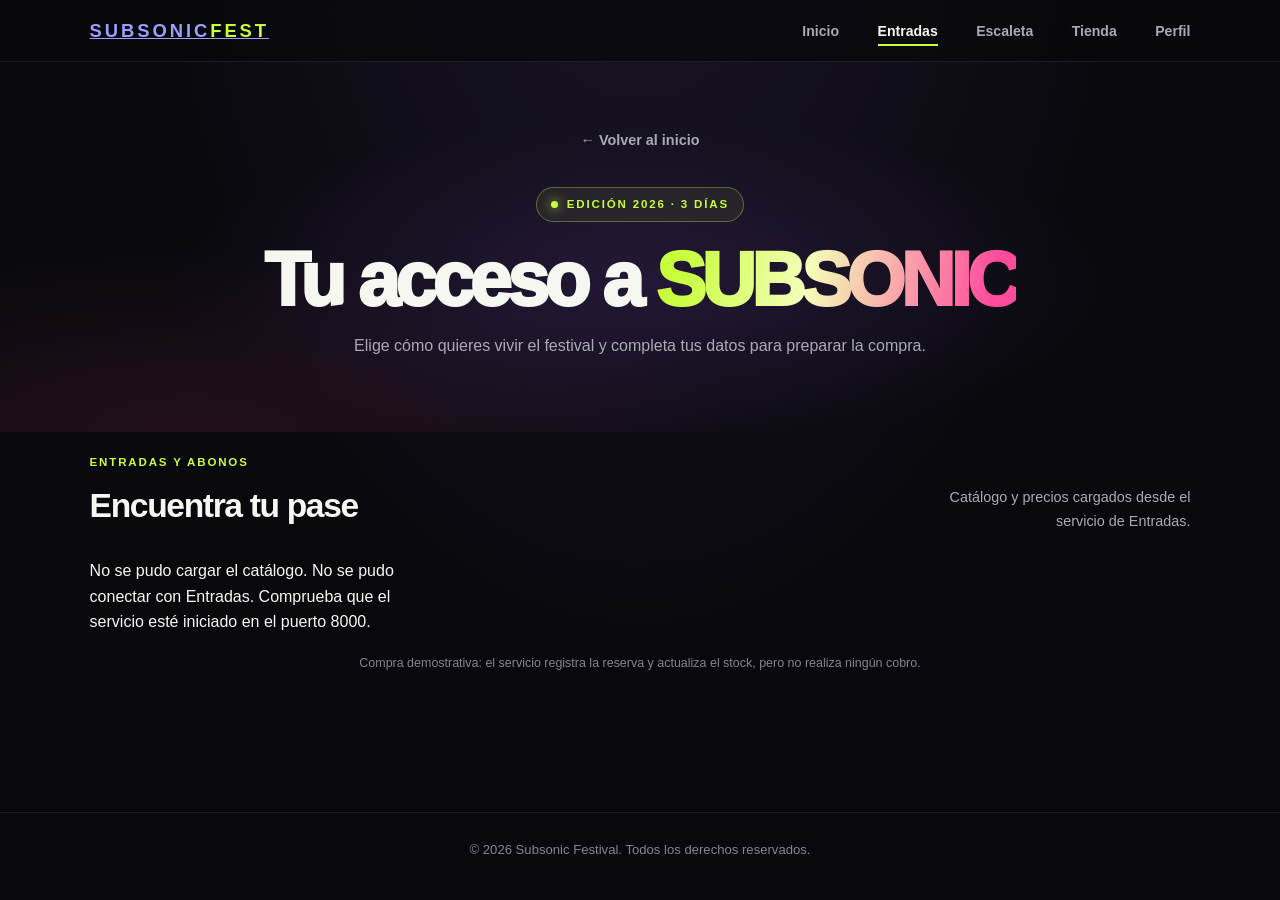
<file: view/entradas.html>
<!DOCTYPE html>
<html lang="es">
<head>
    <meta charset="UTF-8">
    <meta name="viewport" content="width=device-width, initial-scale=1.0">
    <meta name="theme-color" content="#09090d">
    <title>Entradas | Subsonic Festival 2026</title>
    <link rel="stylesheet" href="style.css">
</head>
<body>
    <header class="navbar">
        <a class="logo" href="index.html" aria-label="Subsonic Fest, inicio">SUBSONIC<span>FEST</span></a>
        <nav aria-label="Navegación principal">
            <ul class="nav-links">
                <li><a href="index.html">Inicio</a></li>
                <li><a href="#entradas" class="active" aria-current="page">Entradas</a></li>
                <li><a href="#" onclick="navegarA('escaleta')">Escaleta</a></li>
                <li><a href="#" onclick="navegarA('tienda')">Tienda</a></li>
                <li><a href="perfil.html">Perfil</a></li>
            </ul>
        </nav>
        <button class="menu-toggle" id="mobile-menu" aria-label="Abrir menú" aria-expanded="false">
            ☰
        </button>
    </header>

    <main id="entradas" class="tickets-page">
        <section class="tickets-hero">
            <a class="back-link" href="index.html">&larr; Volver al inicio</a>
            <span class="badge">EDICIÓN 2026 · 3 DÍAS</span>
            <h1>Tu acceso a <span class="gradient-text">SUBSONIC</span></h1>
            <p>Elige cómo quieres vivir el festival y completa tus datos para preparar la compra.</p>
        </section>

        <section class="tickets-section" aria-labelledby="ticket-options-title">
            <div class="tickets-heading">
                <div>
                    <span class="eyebrow">ENTRADAS Y ABONOS</span>
                    <h2 id="ticket-options-title">Encuentra tu pase</h2>
                </div>
                <p>Catálogo y precios cargados desde el servicio de Entradas.</p>
            </div>

            <div class="ticket-grid" id="ticket-catalog" aria-live="polite">
                <p id="ticket-catalog-message">Conectando con el servicio de Entradas…</p>
            </div>

            <p class="tickets-note">Compra demostrativa: el servicio registra la reserva y actualiza el stock, pero no realiza ningún cobro.</p>
        </section>
    </main>

    <div id="toast" class="toast" role="status" aria-live="polite">Redirigiendo...</div>

    <footer>
        <p>&copy; 2026 Subsonic Festival. Todos los derechos reservados.</p>
    </footer>

    <script src="app.js"></script>
    <script src="entradas.js"></script>
</body>
</html>
</file>
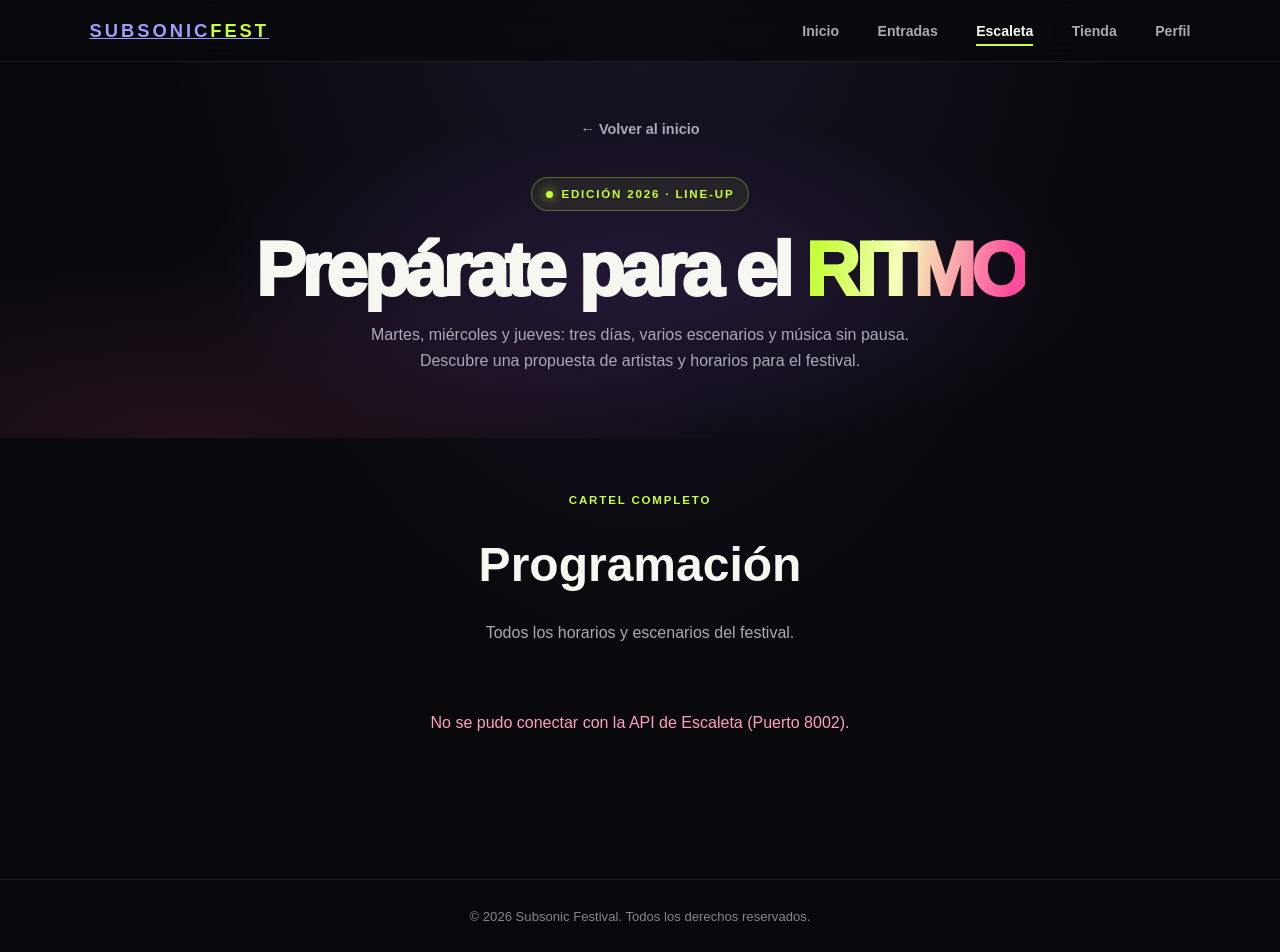
<file: view/escaleta.html>
<!DOCTYPE html>
<html lang="es">
<head>
    <meta charset="UTF-8">
    <meta name="viewport" content="width=device-width, initial-scale=1.0">
    <meta name="theme-color" content="#09090d">
    <title>Escaleta y Line-up | Subsonic Festival 2026</title>
    <link rel="stylesheet" href="style.css">
</head>
<body>
    <header class="navbar">
        <a class="logo" href="index.html" aria-label="Subsonic Fest, inicio">SUBSONIC<span>FEST</span></a>
        <nav aria-label="Navegación principal">
            <ul class="nav-links">
                <li><a href="index.html">Inicio</a></li>
                <li><a href="entradas.html">Entradas</a></li>
                <li><a href="#escaleta" class="active" aria-current="page">Escaleta</a></li>
                <li><a href="tienda.html">Tienda</a></li>
                <li><a href="perfil.html">Perfil</a></li>
            </ul>
        </nav>
        <button class="menu-toggle" id="mobile-menu" aria-label="Abrir menú" aria-expanded="false">
            ☰
        </button>
    </header>

    <main id="escaleta" class="tickets-page">
        <section class="tickets-hero">
            <a class="back-link" href="index.html">&larr; Volver al inicio</a>
            <span class="badge">EDICIÓN 2026 · LINE-UP</span>
            <h1>Prepárate para el <span class="gradient-text">RITMO</span></h1>
            <p>Martes, miércoles y jueves: tres días, varios escenarios y música sin pausa. Descubre una propuesta de artistas y horarios para el festival.</p>
        </section>

        <section class="tickets-section" aria-labelledby="schedule-title">

        <section class="accesos-container" style="padding-top: 2rem; padding-bottom: 4rem;">
            
            <div class="header-section" style="text-align: center; margin-bottom: 4rem;">
                <span class="eyebrow">CARTEL COMPLETO</span>
                <h1 style="font-size: 3rem; margin-top: 1rem;">Programación</h1>
                <p style="color: var(--text-gray); margin-top: 1rem;">Todos los horarios y escenarios del festival.</p>
            </div>


            <div id="api-programacion">
                <p style="color: var(--text-gray); text-align: center;">Conectando con la API de Escaleta...</p>
            </div>

        </section>
        </section>
    </main>

    <div id="toast" class="toast" role="status" aria-live="polite">Redirigiendo...</div>

    <footer>
        <p>&copy; 2026 Subsonic Festival. Todos los derechos reservados.</p>
    </footer>

    <script src="app.js"></script>
</body>
</html>
</file>
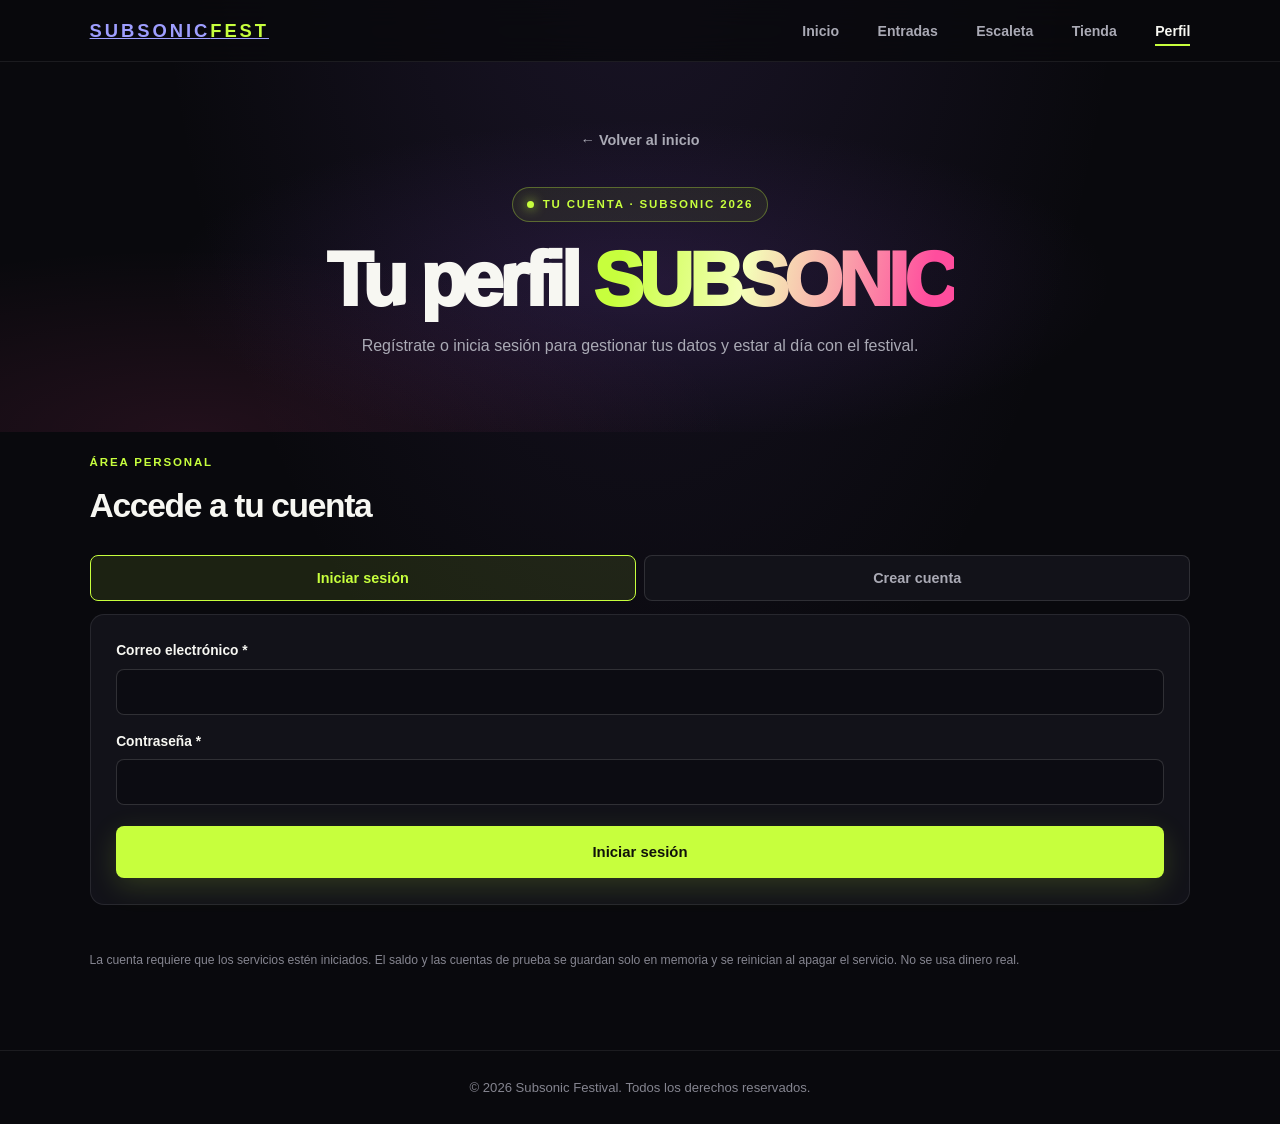
<file: view/perfil.html>
<!DOCTYPE html>
<html lang="es">
<head>
    <meta charset="UTF-8">
    <meta name="viewport" content="width=device-width, initial-scale=1.0">
    <meta name="theme-color" content="#09090d">
    <title>Mi perfil | Subsonic Festival 2026</title>
    <link rel="stylesheet" href="style.css">
</head>
<body>
    <header class="navbar">
        <a class="logo" href="index.html" aria-label="Subsonic Fest, inicio">SUBSONIC<span>FEST</span></a>
        <nav aria-label="Navegación principal">
            <ul class="nav-links">
                <li><a href="index.html">Inicio</a></li>
                <li><a href="entradas.html">Entradas</a></li>
                <li><a href="escaleta.html">Escaleta</a></li>
                <li><a href="tienda.html">Tienda</a></li>
                <li><a href="#perfil" class="active" aria-current="page">Perfil</a></li>
            </ul>
        </nav>
        <button class="menu-toggle" id="mobile-menu" aria-label="Abrir menú" aria-expanded="false">
            ☰
        </button>
    </header>

    <main id="perfil" class="tickets-page">
        <section class="tickets-hero">
            <a class="back-link" href="index.html">&larr; Volver al inicio</a>
            <span class="badge">TU CUENTA · SUBSONIC 2026</span>
            <h1>Tu perfil <span class="gradient-text">SUBSONIC</span></h1>
            <p>Regístrate o inicia sesión para gestionar tus datos y estar al día con el festival.</p>
        </section>

        <section class="account-section" aria-labelledby="account-title">
            <div class="account-heading">
                <span class="eyebrow">ÁREA PERSONAL</span>
                <h2 id="account-title">Accede a tu cuenta</h2>
            </div>

            <div id="account-auth">
                <div class="account-tabs" role="tablist" aria-label="Acceso a la cuenta">
                    <button class="account-tab active" id="login-tab" type="button" role="tab" aria-selected="true" aria-controls="login-panel">Iniciar sesión</button>
                    <button class="account-tab" id="register-tab" type="button" role="tab" aria-selected="false" aria-controls="register-panel">Crear cuenta</button>
                </div>

                <div class="account-panel" id="login-panel" role="tabpanel" aria-labelledby="login-tab">
                    <form id="login-form" class="account-form">
                        <div class="checkout-field">
                            <label for="login-email">Correo electrónico *</label>
                            <input id="login-email" type="email" autocomplete="email" maxlength="254" required>
                        </div>
                        <div class="checkout-field">
                            <label for="login-password">Contraseña *</label>
                            <input id="login-password" type="password" autocomplete="current-password" required>
                        </div>
                        <button class="btn btn-primary account-submit" type="submit">Iniciar sesión</button>
                    </form>
                </div>

                <div class="account-panel" id="register-panel" role="tabpanel" aria-labelledby="register-tab" hidden>
                    <form id="register-form" class="account-form">
                        <div class="account-form-row">
                            <div class="checkout-field">
                                <label for="register-name">Nombre *</label>
                                <input id="register-name" type="text" autocomplete="given-name" maxlength="80" required>
                            </div>
                            <div class="checkout-field">
                                <label for="register-surname">Apellidos *</label>
                                <input id="register-surname" type="text" autocomplete="family-name" maxlength="120" required>
                            </div>
                        </div>
                        <div class="checkout-field">
                            <label for="register-email">Correo electrónico *</label>
                            <input id="register-email" type="email" autocomplete="email" maxlength="254" required>
                        </div>
                        <div class="checkout-field">
                            <label for="register-phone">Teléfono</label>
                            <input id="register-phone" type="tel" autocomplete="tel" inputmode="tel" maxlength="20">
                        </div>
                        <div class="checkout-field">
                            <label for="register-birthdate">Fecha de nacimiento</label>
                            <input id="register-birthdate" type="date" autocomplete="bday">
                        </div>
                        <div class="account-form-row">
                            <div class="checkout-field">
                                <label for="register-password">Contraseña (mínimo 8 caracteres) *</label>
                                <input id="register-password" type="password" autocomplete="new-password" minlength="8" required>
                            </div>
                            <div class="checkout-field">
                                <label for="register-confirm-password">Repite la contraseña *</label>
                                <input id="register-confirm-password" type="password" autocomplete="new-password" minlength="8" required>
                            </div>
                        </div>
                        <button class="btn btn-primary account-submit" type="submit">Crear cuenta</button>
                    </form>
                </div>
            </div>

            <div id="profile-panel" class="profile-panel" hidden>
                <div class="profile-header">
                    <div class="profile-avatar" aria-hidden="true">♫</div>
                    <div class="profile-card-heading">
                        <span class="eyebrow">MI CUENTA</span>
                        <h3 id="profile-display-name"></h3>
                        <p id="profile-display-email"></p>
                    </div>
                    <button class="btn btn-secondary profile-logout" id="logout-button" type="button">Cerrar sesión</button>
                </div>

                <section class="account-dashboard" aria-labelledby="dashboard-title">
                    <div class="dashboard-title">
                        <span class="eyebrow">TU FESTIVAL</span>
                        <h3 id="dashboard-title">Mi experiencia</h3>
                    </div>

                    <section class="dashboard-section profile-edit-section" aria-labelledby="profile-data-title">
                        <form id="profile-form" class="account-form profile-edit-form">
                            <h4 id="profile-data-title">Mis datos</h4>
                            <div class="checkout-field">
                                <label for="profile-name">Nombre *</label>
                                <input id="profile-name" type="text" autocomplete="given-name" maxlength="80" required>
                            </div>
                            <div class="checkout-field">
                                <label for="profile-surname">Apellidos *</label>
                                <input id="profile-surname" type="text" autocomplete="family-name" maxlength="120" required>
                            </div>
                            <div class="checkout-field">
                                <label for="profile-phone">Teléfono</label>
                                <input id="profile-phone" type="tel" autocomplete="tel" inputmode="tel" maxlength="20">
                            </div>
                            <div class="checkout-field">
                                <label for="profile-birthdate">Fecha de nacimiento</label>
                                <input id="profile-birthdate" type="date" autocomplete="bday">
                            </div>
                            <button class="btn btn-primary account-submit" type="submit">Guardar cambios</button>
                        </form>
                    </section>

                    <section class="dashboard-section tickets-dashboard-section" aria-labelledby="my-tickets-title">
                        <h4 id="my-tickets-title">Mis entradas</h4>
                        <p id="tickets-status" class="dashboard-status">Cargando tus entradas...</p>
                        <ul id="my-tickets" class="account-ticket-list"></ul>
                    </section>

                    <section class="dashboard-section schedule-dashboard-section" aria-labelledby="my-schedule-title">
                        <h4 id="my-schedule-title">Artistas por día</h4>
                        <p class="dashboard-hint">Horarios orientativos de la programación publicada.</p>
                        <div id="account-schedule" class="account-schedule"></div>
                    </section>

                    <section class="dashboard-section wallet-section" aria-labelledby="wallet-title">
                        <div class="wallet-heading">
                            <div>
                                <span class="eyebrow">SALDO DE PRUEBA</span>
                                <h4 id="wallet-title">Monedero para la tienda</h4>
                            </div>
                            <p id="wallet-balance" class="wallet-balance">0,00 €</p>
                        </div>
                        <p class="dashboard-hint">Añade crédito demostrativo y úsalo en los pedidos de merchandising. No es dinero real ni se realiza ningún cobro.</p>
                        <form id="wallet-form" class="wallet-form">
                            <div class="checkout-field">
                                <label for="wallet-amount">Añadir saldo *</label>
                                <select id="wallet-amount" required>
                                    <option value="10">10 €</option>
                                    <option value="20">20 €</option>
                                    <option value="50">50 €</option>
                                    <option value="100">100 €</option>
                                </select>
                            </div>
                            <button class="btn btn-primary" type="submit">Añadir crédito demo</button>
                        </form>
                        <p id="wallet-status" class="dashboard-status" role="status" aria-live="polite"></p>
                    </section>
                </section>
            </div>

            <p id="account-message" class="account-message" role="status" aria-live="polite"></p>
            <p class="account-note">La cuenta requiere que los servicios estén iniciados. El saldo y las cuentas de prueba se guardan solo en memoria y se reinician al apagar el servicio. No se usa dinero real.</p>
        </section>
    </main>

    <footer>
        <p>&copy; 2026 Subsonic Festival. Todos los derechos reservados.</p>
    </footer>

    <script src="app.js"></script>
    <script src="perfil.js"></script>
</body>
</html>
</file>
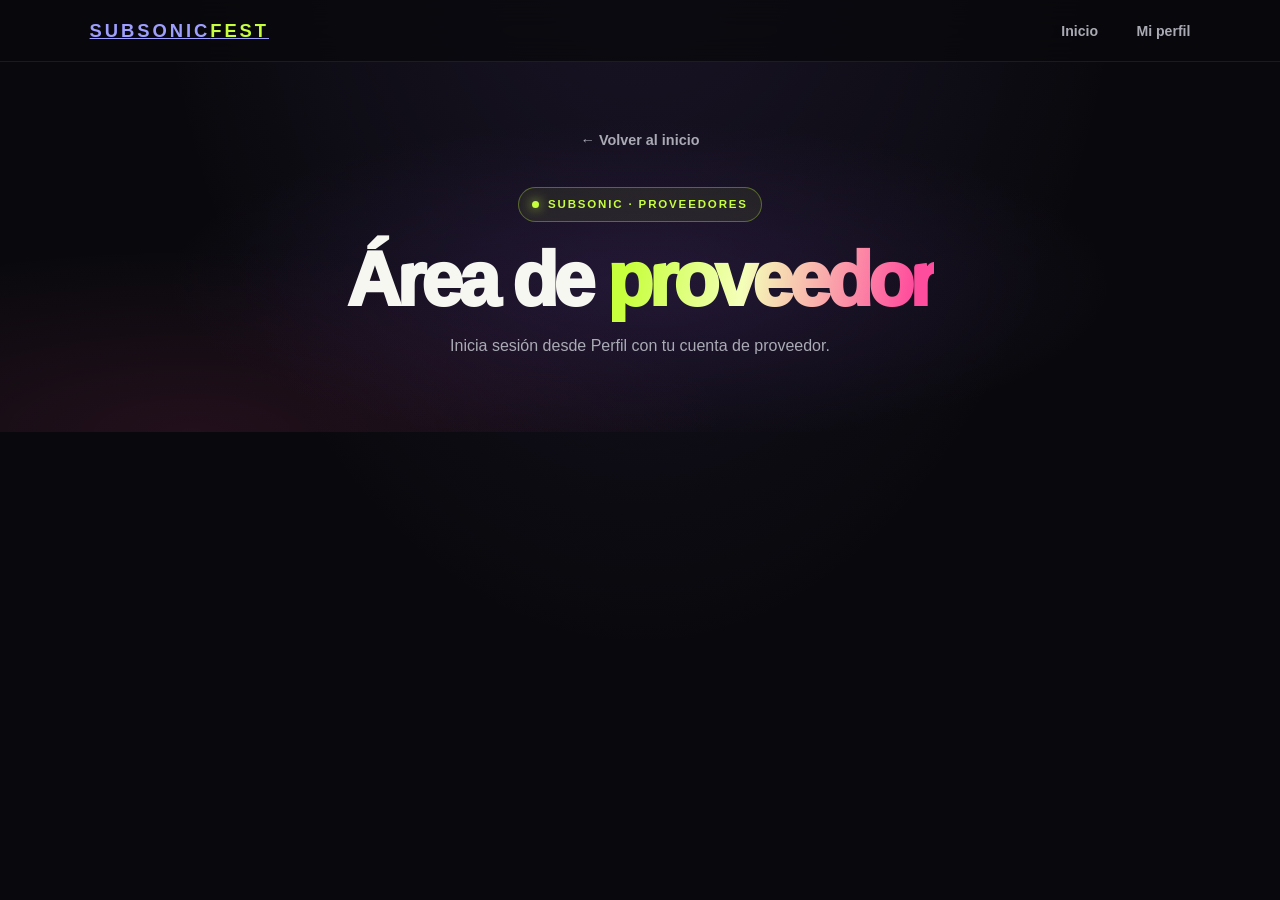
<file: view/proveedor.html>
<!DOCTYPE html>
<html lang="es">
<head>
  <meta charset="UTF-8">
  <meta name="viewport" content="width=device-width, initial-scale=1">
  <title>Área de proveedor | Subsonic</title>
  <link rel="stylesheet" href="style.css">
</head>
<body>
  <header class="navbar">
    <a class="logo" href="index.html">SUBSONIC<span>FEST</span></a>
    <nav aria-label="Navegación principal"><ul class="nav-links">
      <li><a href="index.html">Inicio</a></li><li><a href="perfil.html">Mi perfil</a></li>
    </ul></nav>
  </header>
  <main class="tickets-page">
    <section class="tickets-hero">
      <a class="back-link" href="index.html">&larr; Volver al inicio</a>
      <span class="badge">SUBSONIC · PROVEEDORES</span>
      <h1>Área de <span class="gradient-text">proveedor</span></h1>
      <p id="provider-status" role="status">Comprobando tu sesión...</p>
    </section>
    <section class="account-section" id="provider-content" hidden>
      <div class="account-heading"><span class="eyebrow">TU CUENTA</span><h2>Bienvenido, <span id="provider-name"></span></h2></div>
      <p id="provider-email"></p>
      <p><a href="perfil.html">Gestionar mis datos</a></p>
      <button class="btn btn-primary" id="provider-logout" type="button">Cerrar sesión</button>
      <div class="account-heading"><span class="eyebrow">MI INVENTARIO</span><h2>Mis productos</h2></div>
      <form id="provider-form" class="account-form">
        <input id="product-id" type="hidden">
        <div class="checkout-field"><label for="product-name">Nombre *</label><input id="product-name" required maxlength="200"></div>
        <div class="checkout-field"><label for="product-description">Descripción</label><input id="product-description" maxlength="500"></div>
        <div class="checkout-field"><label for="product-category">Categoría *</label><select id="product-category"><option value="camiseta">Camiseta</option><option value="sudadera">Sudadera</option><option value="accesorio">Accesorio</option><option value="poster">Póster</option><option value="otros">Otros</option></select></div>
        <div class="checkout-field"><label for="product-price">Precio (€) *</label><input id="product-price" type="number" min="0" step="0.01" required></div>
        <div class="checkout-field"><label for="product-stock">Stock *</label><input id="product-stock" type="number" min="0" step="1" required></div>
        <button class="btn btn-primary" type="submit">Guardar producto</button>
        <button class="btn" id="product-cancel" type="button">Cancelar edición</button>
      </form>
      <p id="products-status" role="status"></p>
      <div id="provider-products" class="cards-grid"></div>
    </section>
  </main>
  <script src="proveedor.js"></script>
</body>
</html>
</file>
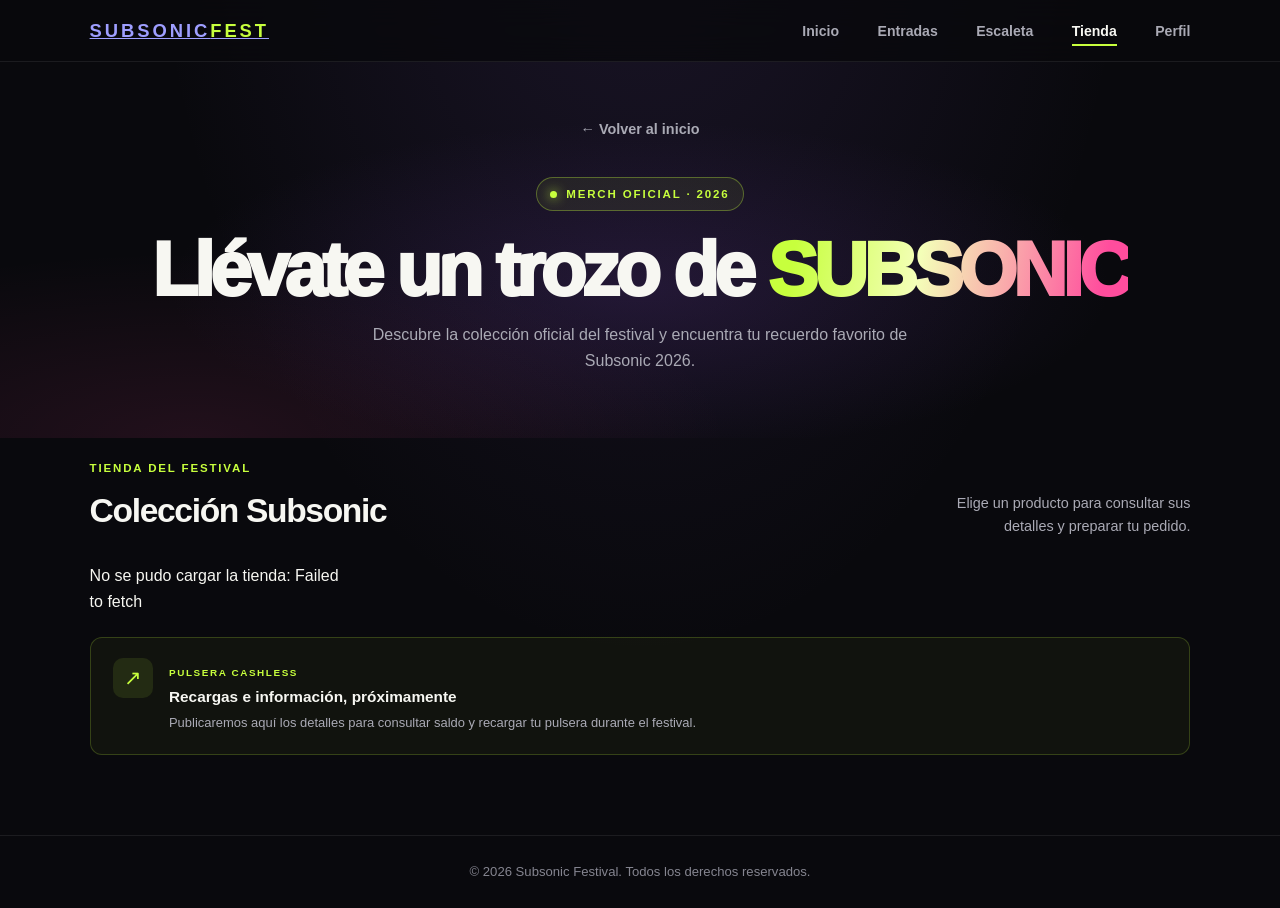
<file: view/tienda.html>
<!DOCTYPE html>
<html lang="es">
<head>
    <meta charset="UTF-8">
    <meta name="viewport" content="width=device-width, initial-scale=1.0">
    <meta name="theme-color" content="#09090d">
    <title>Tienda oficial | Subsonic Festival 2026</title>
    <link rel="stylesheet" href="style.css">
</head>
<body>
    <header class="navbar">
        <a class="logo" href="index.html" aria-label="Subsonic Fest, inicio">SUBSONIC<span>FEST</span></a>
        <nav aria-label="Navegación principal">
            <ul class="nav-links">
                <li><a href="index.html">Inicio</a></li>
                <li><a href="entradas.html">Entradas</a></li>
                <li><a href="escaleta.html">Escaleta</a></li>
                <li><a href="#tienda" class="active" aria-current="page">Tienda</a></li>
                <li><a href="perfil.html">Perfil</a></li>
            </ul>
        </nav>
        <button class="menu-toggle" id="mobile-menu" aria-label="Abrir menú" aria-expanded="false">
            ☰
        </button>
    </header>

    <main id="tienda" class="tickets-page">
        <section class="tickets-hero">
            <a class="back-link" href="index.html">&larr; Volver al inicio</a>
            <span class="badge">MERCH OFICIAL · 2026</span>
            <h1>Llévate un trozo de <span class="gradient-text">SUBSONIC</span></h1>
            <p>Descubre la colección oficial del festival y encuentra tu recuerdo favorito de Subsonic 2026.</p>
        </section>

        <section class="tickets-section" aria-labelledby="shop-title">
            <div class="tickets-heading">
                <div>
                    <span class="eyebrow">TIENDA DEL FESTIVAL</span>
                    <h2 id="shop-title">Colección Subsonic</h2>
                </div>
                <p>Elige un producto para consultar sus detalles y preparar tu pedido.</p>
            </div>

            <div class="shop-grid" id="catalogo-tienda" aria-live="polite">Cargando productos…</div>

            <aside class="cashless-notice">
                <span class="cashless-icon" aria-hidden="true">↗</span>
                <div>
                    <span class="eyebrow">PULSERA CASHLESS</span>
                    <h3>Recargas e información, próximamente</h3>
                    <p>Publicaremos aquí los detalles para consultar saldo y recargar tu pulsera durante el festival.</p>
                </div>
            </aside>
        </section>
    </main>

    <div id="toast" class="toast" role="status" aria-live="polite">Redirigiendo...</div>

    <footer>
        <p>&copy; 2026 Subsonic Festival. Todos los derechos reservados.</p>
    </footer>

    <script src="app.js"></script>
    <script src="tienda.js"></script>
</body>
</html>
</file>
<file: view/style.css>
:root {
    color-scheme: dark;
    --bg-dark: #09090d;
    --bg-card: #121219;
    --bg-card-raised: #191922;
    --text-light: #f7f7f2;
    --text-gray: #aaaab5;
    --accent-cyan: #c7ff3d;
    --accent-pink: #ff4d9d;
    --accent-purple: #9a75ff;
    --transition: 220ms ease;
}

* {
    margin: 0;
    padding: 0;
    box-sizing: border-box;
    font-family: 'Segoe UI', Roboto, Helvetica, Arial, sans-serif;
}

html {
    scroll-behavior: smooth;
}

body {
    min-height: 100vh;
    overflow-x: hidden;
    background:
        radial-gradient(ellipse at 50% -25%, rgba(116, 79, 179, 0.18), transparent 55%),
        var(--bg-dark);
    color: var(--text-light);
    line-height: 1.6;
}

.navbar {
    position: sticky;
    top: 0;
    z-index: 1000;
    display: flex;
    align-items: center;
    justify-content: space-between;
    padding: 1rem 7%;
    border-bottom: 1px solid rgba(255, 255, 255, 0.08);
    background: rgba(9, 9, 13, 0.82);
    backdrop-filter: blur(18px);
}

.logo {
    font-size: 1.15rem;
    font-weight: 900;
    letter-spacing: 0.16em;
}

.logo span {
    color: var(--accent-cyan);
}

.nav-links {
    display: flex;
    gap: 2.4rem;
    list-style: none;
}

.nav-links a {
    position: relative;
    color: var(--text-gray);
    font-size: 0.88rem;
    font-weight: 650;
    text-decoration: none;
    transition: color var(--transition);
}

.nav-links a::after {
    position: absolute;
    right: 0;
    bottom: -0.45rem;
    left: 0;
    height: 2px;
    background: var(--accent-cyan);
    content: "";
    transform: scaleX(0);
    transform-origin: left;
    transition: transform var(--transition);
}

.nav-links a:hover,
.nav-links a.active {
    color: var(--text-light);
}

.nav-links a:hover::after,
.nav-links a.active::after {
    transform: scaleX(1);
}

.menu-toggle {
    display: none;
    padding: 0.25rem;
    border: 0;
    background: none;
    color: var(--text-light);
    font-size: 1.7rem;
    cursor: pointer;
}

.hero {
    position: relative;
    display: grid;
    min-height: min(760px, 78vh);
    place-items: center;
    overflow: hidden;
    padding: 6rem 7%;
    text-align: center;
    background:
        radial-gradient(ellipse at 50% 45%, rgba(93, 54, 143, 0.25), transparent 48%),
        radial-gradient(ellipse at 17% 85%, rgba(255, 77, 157, 0.12), transparent 34%),
        radial-gradient(ellipse at 84% 14%, rgba(199, 255, 61, 0.09), transparent 32%),
        repeating-linear-gradient(0deg, transparent 0 59px, rgba(255, 255, 255, 0.025) 60px),
        repeating-linear-gradient(90deg, transparent 0 59px, rgba(255, 255, 255, 0.025) 60px);
}

.hero::before,
.hero::after {
    position: absolute;
    width: min(46vw, 620px);
    aspect-ratio: 1;
    border: 1px solid rgba(199, 255, 61, 0.12);
    border-radius: 50%;
    content: "";
    pointer-events: none;
}

.hero::before {
    box-shadow:
        0 0 0 42px rgba(199, 255, 61, 0.025),
        0 0 0 84px rgba(199, 255, 61, 0.02),
        0 0 100px rgba(154, 117, 255, 0.13);
}

.hero::after {
    width: min(31vw, 430px);
    border-color: rgba(255, 77, 157, 0.15);
    transform: rotate(35deg) scaleY(0.42);
}

.hero-content {
    position: relative;
    z-index: 1;
    max-width: 850px;
}

.badge {
    display: inline-flex;
    align-items: center;
    gap: 0.55rem;
    padding: 0.45rem 0.85rem;
    border: 1px solid rgba(199, 255, 61, 0.32);
    border-radius: 999px;
    background: rgba(199, 255, 61, 0.07);
    color: var(--accent-cyan);
    font-size: 0.72rem;
    font-weight: 800;
    letter-spacing: 0.16em;
}

.badge::before {
    width: 7px;
    height: 7px;
    border-radius: 50%;
    background: var(--accent-cyan);
    box-shadow: 0 0 12px var(--accent-cyan);
    content: "";
}

.hero h1 {
    margin: 1.5rem 0 1.2rem;
    font-size: clamp(2.7rem, 7vw, 5.8rem);
    font-weight: 950;
    letter-spacing: -0.065em;
    line-height: 0.98;
}

.gradient-text {
    display: block;
    background: linear-gradient(100deg, var(--accent-cyan) 8%, #f4ffb8 42%, var(--accent-pink) 92%);
    background-clip: text;
    -webkit-text-fill-color: transparent;
}

.hero p {
    max-width: 620px;
    margin: 0 auto 2rem;
    color: #c0bfca;
    font-size: clamp(1rem, 2vw, 1.15rem);
}

.hero-buttons {
    display: flex;
    flex-wrap: wrap;
    justify-content: center;
    gap: 0.85rem;
}

.btn {
    min-height: 52px;
    padding: 0.85rem 1.5rem;
    border: 1px solid transparent;
    border-radius: 8px;
    font-size: 0.93rem;
    font-weight: 800;
    cursor: pointer;
    transition:
        transform var(--transition),
        background-color var(--transition),
        border-color var(--transition),
        box-shadow var(--transition);
}

.btn:hover {
    transform: translateY(-3px);
}

.btn-primary {
    background: var(--accent-cyan);
    color: #10120a;
    box-shadow: 0 8px 28px rgba(199, 255, 61, 0.16);
}

.btn-primary:hover {
    background: #d8ff78;
    box-shadow: 0 12px 34px rgba(199, 255, 61, 0.27);
}

.btn-secondary {
    border-color: rgba(255, 255, 255, 0.24);
    background: rgba(255, 255, 255, 0.035);
    color: var(--text-light);
}

.btn-secondary:hover {
    border-color: rgba(255, 255, 255, 0.65);
    background: rgba(255, 255, 255, 0.08);
}

.accesos-container {
    max-width: 1320px;
    margin: 0 auto;
    padding: 2.5rem 7% 6rem;
}

.tickets-page {
    min-height: calc(100vh - 150px);
}

.tickets-hero {
    display: flex;
    min-height: 370px;
    align-items: center;
    flex-direction: column;
    justify-content: center;
    padding: 3.5rem 7% 4rem;
    background:
        radial-gradient(ellipse at 50% 60%, rgba(93, 54, 143, 0.24), transparent 52%),
        radial-gradient(ellipse at 15% 100%, rgba(255, 77, 157, 0.1), transparent 35%);
    text-align: center;
}

.back-link {
    align-self: flex-start;
    margin: 0 auto 2.2rem;
    color: var(--text-gray);
    font-size: 0.9rem;
    font-weight: 650;
    text-decoration: none;
    transition: color var(--transition);
}

.back-link:hover {
    color: var(--accent-cyan);
}

.tickets-hero h1 {
    margin: 1.2rem 0 0.8rem;
    font-size: clamp(2.5rem, 6vw, 4.7rem);
    font-weight: 950;
    letter-spacing: -0.06em;
    line-height: 1.05;
}

.tickets-hero .gradient-text {
    display: inline;
}

.tickets-hero > p {
    max-width: 600px;
    color: var(--text-gray);
}

.tickets-section {
    max-width: 1320px;
    margin: 0 auto;
    padding: 1rem 7% 5rem;
}

.tickets-heading {
    display: flex;
    align-items: end;
    justify-content: space-between;
    gap: 1.5rem;
    margin-bottom: 1.6rem;
}

.eyebrow {
    color: var(--accent-cyan);
    font-size: 0.72rem;
    font-weight: 800;
    letter-spacing: 0.16em;
}

.tickets-heading h2 {
    margin-top: 0.3rem;
    font-size: clamp(1.6rem, 3vw, 2.1rem);
    letter-spacing: -0.04em;
}

.tickets-heading > p {
    max-width: 260px;
    color: var(--text-gray);
    font-size: 0.9rem;
    text-align: right;
}

.ticket-grid {
    display: grid;
    grid-template-columns: repeat(3, minmax(0, 1fr));
    align-items: stretch;
    gap: 1.1rem;
}

.ticket-card {
    position: relative;
    display: flex;
    min-width: 0;
    flex-direction: column;
    overflow: hidden;
    padding: 1.6rem;
    border: 1px solid rgba(255, 255, 255, 0.09);
    border-radius: 14px;
    background: linear-gradient(145deg, rgba(255, 255, 255, 0.045), transparent 45%), var(--bg-card);
}

.ticket-card-featured {
    border-color: rgba(199, 255, 61, 0.38);
    background:
        radial-gradient(ellipse at 100% 0%, rgba(199, 255, 61, 0.1), transparent 45%),
        var(--bg-card);
    box-shadow: 0 14px 40px rgba(0, 0, 0, 0.2);
}

.ticket-ribbon {
    position: absolute;
    top: 1.2rem;
    right: -2.1rem;
    width: 125px;
    padding: 0.3rem 0;
    background: var(--accent-cyan);
    color: #10120a;
    font-size: 0.58rem;
    font-weight: 900;
    letter-spacing: 0.08em;
    text-align: center;
    transform: rotate(35deg);
}

.ticket-topline {
    display: flex;
    align-items: center;
    gap: 0.75rem;
    margin-bottom: 1.4rem;
}

.ticket-icon {
    display: grid;
    width: 42px;
    height: 42px;
    place-items: center;
    border: 1px solid rgba(255, 255, 255, 0.1);
    border-radius: 11px;
    background: rgba(255, 255, 255, 0.055);
    color: var(--accent-cyan);
    font-size: 1.3rem;
}

.ticket-type {
    color: var(--text-gray);
    font-size: 0.68rem;
    font-weight: 800;
    letter-spacing: 0.12em;
}

.ticket-card h3 {
    margin-bottom: 0.4rem;
    font-size: 1.35rem;
    letter-spacing: -0.035em;
}

.ticket-description {
    min-height: 3.2rem;
    color: var(--text-gray);
    font-size: 0.88rem;
}

.ticket-price {
    margin: 1.25rem 0 1rem;
    color: var(--text-light);
    font-size: 1.35rem;
    font-weight: 850;
    letter-spacing: -0.04em;
}

.ticket-price span {
    display: block;
    margin-top: 0.15rem;
    color: #888894;
    font-size: 0.72rem;
    font-weight: 500;
    letter-spacing: 0;
}

.ticket-benefits {
    display: grid;
    gap: 0.7rem;
    margin-bottom: 1.5rem;
    padding: 1rem 0 0;
    border-top: 1px solid rgba(255, 255, 255, 0.08);
    color: #c7c6d0;
    font-size: 0.82rem;
    list-style: none;
}

.ticket-benefits li {
    position: relative;
    padding-left: 1.2rem;
}

.ticket-benefits li::before {
    position: absolute;
    left: 0;
    color: var(--accent-cyan);
    content: "✓";
    font-weight: 800;
}

.ticket-button {
    display: flex;
    width: 100%;
    align-items: center;
    justify-content: center;
    margin-top: auto;
    color: var(--text-light);
    text-align: center;
    text-decoration: none;
}

.ticket-button.btn-primary {
    color: #10120a;
}

.ticket-button-alt {
    border-color: var(--accent-pink);
    background: var(--accent-pink);
    color: #210914;
    box-shadow: 0 8px 24px rgba(255, 77, 157, 0.18);
}

.ticket-button-alt:hover {
    border-color: #ff78b4;
    background: #ff78b4;
    color: #210914;
    box-shadow: 0 12px 30px rgba(255, 77, 157, 0.28);
}

.ticket-button:disabled {
    border-color: rgba(255, 255, 255, 0.1);
    background: rgba(255, 255, 255, 0.06);
    color: #8e8e98;
    cursor: not-allowed;
    box-shadow: none;
    transform: none;
}

.ticket-button.btn-primary:disabled {
    border-color: rgba(199, 255, 61, 0.17);
    background: rgba(199, 255, 61, 0.1);
    color: #b9d77c;
}

.tickets-note {
    margin-top: 1.2rem;
    color: #858590;
    font-size: 0.78rem;
    text-align: center;
}

.checkout-section {
    max-width: 1120px;
    margin: 0 auto;
    padding: 1rem 7% 5rem;
}

.checkout-heading {
    margin-bottom: 1.5rem;
}

.checkout-heading h2,
.checkout-summary h2 {
    margin-top: 0.3rem;
    font-size: clamp(1.6rem, 3vw, 2.1rem);
    letter-spacing: -0.04em;
}

.checkout-heading > p,
.checkout-summary > p {
    margin-top: 0.4rem;
    color: var(--text-gray);
    font-size: 0.88rem;
}

.checkout-layout {
    display: grid;
    grid-template-columns: minmax(0, 1.6fr) minmax(240px, 0.8fr);
    align-items: start;
    gap: 1.2rem;
}

.checkout-form,
.checkout-summary {
    padding: clamp(1rem, 3vw, 1.6rem);
    border: 1px solid rgba(255, 255, 255, 0.09);
    border-radius: 14px;
    background: var(--bg-card);
}

.checkout-fieldset {
    display: grid;
    gap: 1rem;
    margin-bottom: 1.5rem;
    padding: 0;
    border: 0;
}

.checkout-fieldset legend {
    width: 100%;
    margin-bottom: 1rem;
    padding-bottom: 0.55rem;
    border-bottom: 1px solid rgba(255, 255, 255, 0.1);
    font-size: 1.08rem;
    font-weight: 800;
}

.checkout-field {
    display: grid;
    min-width: 0;
    gap: 0.4rem;
}

.checkout-field label {
    font-size: 0.86rem;
    font-weight: 700;
}

.checkout-field input,
.checkout-field select {
    width: 100%;
    min-height: 46px;
    padding: 0.7rem 0.8rem;
    border: 1px solid rgba(255, 255, 255, 0.15);
    border-radius: 8px;
    background: #0c0c12;
    color: var(--text-light);
    font-size: 0.95rem;
}

.checkout-field input::placeholder {
    color: #858590;
}

.checkout-field small {
    color: var(--text-gray);
    font-size: 0.76rem;
}

.checkout-note {
    color: var(--text-gray);
    font-size: 0.82rem;
}

.checkout-note a {
    color: var(--accent-cyan);
    font-weight: 750;
}

.checkout-card-row {
    display: grid;
    grid-template-columns: repeat(2, minmax(0, 1fr));
    gap: 0.8rem;
}

.checkout-submit {
    width: 100%;
}

.checkout-message {
    min-height: 1.5rem;
    margin-top: 0.8rem;
    color: #ff9fbd;
    font-size: 0.85rem;
}

.checkout-message.is-success {
    color: var(--accent-cyan);
}

.checkout-summary {
    position: sticky;
    top: 100px;
}

.checkout-summary dl {
    margin: 1.4rem 0 1rem;
}

.checkout-summary dl > div {
    display: flex;
    justify-content: space-between;
    gap: 1rem;
    padding: 0.8rem 0;
    border-bottom: 1px solid rgba(255, 255, 255, 0.08);
    font-size: 0.87rem;
}

.checkout-summary dt {
    color: var(--text-gray);
}

.checkout-summary dd {
    font-weight: 700;
    text-align: right;
}

.checkout-summary .checkout-total dd {
    color: var(--accent-cyan);
}

.checkout-summary .back-link {
    display: inline-block;
    margin: 1.2rem 0 0;
}

[hidden] {
    display: none !important;
}

.account-section {
    max-width: 1320px;
    margin: 0 auto;
    padding: 1rem 7% 5rem;
}

.account-heading {
    margin-bottom: 1.4rem;
}

.account-heading h2 {
    margin-top: 0.3rem;
    font-size: clamp(1.6rem, 3vw, 2.1rem);
    letter-spacing: -0.04em;
}

.account-tabs {
    display: grid;
    grid-template-columns: repeat(2, minmax(0, 1fr));
    gap: 0.5rem;
    margin-bottom: 0.8rem;
}

.account-tab {
    min-height: 46px;
    border: 1px solid rgba(255, 255, 255, 0.12);
    border-radius: 8px;
    background: var(--bg-card);
    color: var(--text-gray);
    font-size: 0.9rem;
    font-weight: 750;
    cursor: pointer;
    transition: color var(--transition), background-color var(--transition), border-color var(--transition);
}

.account-tab.active {
    border-color: var(--accent-cyan);
    background: rgba(199, 255, 61, 0.1);
    color: var(--accent-cyan);
}

.account-panel,
.profile-panel {
    padding: clamp(1rem, 3vw, 1.6rem);
    border: 1px solid rgba(255, 255, 255, 0.09);
    border-radius: 14px;
    background: var(--bg-card);
}

.profile-panel {
    display: grid;
    gap: 1.5rem;
    padding: 0;
    border: 0;
    background: transparent;
}

.profile-panel[hidden] {
    display: none;
}

.account-form {
    display: grid;
    gap: 1rem;
}

.account-form-row {
    display: grid;
    grid-template-columns: repeat(2, minmax(0, 1fr));
    gap: 0.9rem;
}

.account-submit {
    width: 100%;
    margin-top: 0.3rem;
}

.account-message {
    min-height: 1.5rem;
    margin-top: 0.9rem;
    color: #ff9fbd;
    font-size: 0.88rem;
}

.account-message.is-success {
    color: var(--accent-cyan);
}

.account-note {
    margin-top: 0.5rem;
    color: #858590;
    font-size: 0.76rem;
}

.profile-header {
    display: flex;
    align-items: center;
    gap: 1rem;
    min-height: 92px;
    padding: 0 0 1rem;
    border-bottom: 1px solid rgba(255, 255, 255, 0.09);
}

.profile-avatar {
    display: grid;
    width: 58px;
    height: 58px;
    flex: 0 0 auto;
    place-items: center;
    border: 1px solid rgba(199, 255, 61, 0.28);
    border-radius: 50%;
    background: rgba(199, 255, 61, 0.1);
    color: var(--accent-cyan);
    font-size: 1.5rem;
}

.profile-card-heading {
    min-width: 0;
    flex: 1;
}

.profile-card-heading h3 {
    margin-top: 0.15rem;
    overflow-wrap: anywhere;
    font-size: 1.1rem;
}

.profile-card-heading p {
    color: var(--text-gray);
    font-size: 0.84rem;
    overflow-wrap: anywhere;
}

.profile-logout {
    padding: 0.65rem 0.9rem;
    color: var(--text-light);
    font-size: 0.8rem;
}

.account-dashboard {
    display: grid;
    grid-template-columns: repeat(12, minmax(0, 1fr));
    align-items: start;
    gap: 1rem;
}

.dashboard-title h3 {
    margin-top: 0.25rem;
    font-size: 1.35rem;
}

.dashboard-section {
    min-width: 0;
    padding: 1.2rem;
    border: 1px solid rgba(255, 255, 255, 0.09);
    border-radius: 12px;
    background: rgba(255, 255, 255, 0.025);
}

.dashboard-section h4 {
    margin-bottom: 0.65rem;
    font-size: 1.02rem;
}

.dashboard-title {
    grid-column: 1 / -1;
}

.profile-edit-section {
    grid-column: span 5;
}

.tickets-dashboard-section {
    grid-column: span 7;
}

.schedule-dashboard-section {
    grid-column: span 8;
}

.wallet-section {
    grid-column: span 4;
}

.dashboard-hint,
.dashboard-status {
    color: var(--text-gray);
    font-size: 0.82rem;
}

.dashboard-status.is-success {
    color: var(--accent-cyan);
}

.account-ticket-list,
.account-day-card ul {
    display: grid;
    gap: 0.6rem;
    margin-top: 0.8rem;
    list-style: none;
}

.account-ticket-list li {
    display: grid;
    gap: 0.15rem;
    padding: 0.8rem;
    border: 1px solid rgba(255, 255, 255, 0.08);
    border-radius: 8px;
    background: rgba(255, 255, 255, 0.025);
}

.account-ticket-list strong {
    color: var(--accent-cyan);
    font-size: 0.88rem;
}

.account-ticket-list span {
    font-size: 0.86rem;
    font-weight: 700;
}

.account-ticket-list small {
    color: var(--text-gray);
    font-size: 0.76rem;
}

.account-schedule {
    display: grid;
    grid-template-columns: repeat(3, minmax(0, 1fr));
    gap: 0.75rem;
    margin-top: 0.8rem;
}

.account-day-card {
    min-width: 0;
    padding: 0.85rem;
    border: 1px solid rgba(154, 117, 255, 0.2);
    border-radius: 9px;
    background: rgba(154, 117, 255, 0.045);
}

.account-day-card h5 {
    color: var(--accent-cyan);
    font-size: 0.9rem;
}

.account-day-card ul {
    gap: 0.55rem;
}

.account-day-card li {
    display: grid;
    gap: 0.05rem;
}

.account-day-card li strong {
    color: #c2adff;
    font-size: 0.7rem;
}

.account-day-card li span {
    font-size: 0.78rem;
    font-weight: 700;
    overflow-wrap: anywhere;
}

.account-day-card li small {
    color: var(--text-gray);
    font-size: 0.68rem;
}

.wallet-heading {
    display: flex;
    align-items: center;
    justify-content: space-between;
    gap: 1rem;
    margin-bottom: 0.5rem;
}

.wallet-heading h4 {
    margin: 0.2rem 0 0;
}

.wallet-balance {
    color: var(--accent-cyan);
    font-size: clamp(1.4rem, 4vw, 2rem);
    font-weight: 900;
    white-space: nowrap;
}

.wallet-form {
    display: grid;
    grid-template-columns: minmax(0, 1fr) auto;
    align-items: end;
    gap: 0.8rem;
    margin-top: 1rem;
}

.wallet-form .btn {
    min-height: 46px;
}

.stage-grid {
    display: grid;
    grid-template-columns: repeat(3, minmax(0, 1fr));
    gap: 1.6rem;
}

.stage-card,
.shop-card {
    min-width: 0;
    overflow: hidden;
    border: 1px solid rgba(255, 255, 255, 0.09);
    border-radius: 14px;
    background: var(--bg-card);
}

.stage-card {
    background:
        linear-gradient(145deg, rgba(255, 255, 255, 0.035), transparent 45%),
        var(--bg-card-raised);
    box-shadow:
        0 5px 0 rgba(154, 117, 255, 0.22),
        0 10px 0 rgba(199, 255, 61, 0.1),
        0 14px 24px rgba(0, 0, 0, 0.25);
    transition: transform var(--transition), border-color var(--transition), box-shadow var(--transition);
}

.stage-card:hover {
    z-index: 1;
    transform: scale(1.04);
    border-color: rgba(199, 255, 61, 0.32);
    box-shadow:
        0 5px 0 rgba(154, 117, 255, 0.3),
        0 10px 0 rgba(199, 255, 61, 0.15),
        0 16px 32px rgba(0, 0, 0, 0.4);
}

.stage-visual {
    position: relative;
    display: grid;
    aspect-ratio: 16 / 9;
    min-height: 155px;
    overflow: hidden;
    place-items: center;
    background:
        repeating-linear-gradient(90deg, transparent 0 27px, rgba(255, 255, 255, 0.06) 28px 29px),
        radial-gradient(ellipse at 50% 110%, rgba(199, 255, 61, 0.3), transparent 55%),
        #15151e;
}

.stage-visual img {
    position: absolute;
    inset: 0;
    width: 100%;
    height: 100%;
    object-fit: cover;
}

.stage-visual-underground {
    background:
        repeating-linear-gradient(0deg, transparent 0 23px, rgba(255, 255, 255, 0.045) 24px 25px),
        radial-gradient(ellipse at 50% 70%, rgba(154, 117, 255, 0.42), transparent 55%),
        #15131d;
}

.stage-visual-chill {
    background:
        repeating-linear-gradient(135deg, transparent 0 24px, rgba(255, 255, 255, 0.04) 25px 26px),
        radial-gradient(ellipse at 50% 80%, rgba(62, 187, 174, 0.3), transparent 60%),
        #11191a;
}

.stage-content {
    padding: 1.35rem;
}

.stage-label,
.shop-category {
    color: var(--accent-cyan);
    font-size: 0.64rem;
    font-weight: 800;
    letter-spacing: 0.13em;
}

.stage-content h3 {
    margin: 0.3rem 0 0.45rem;
    font-size: 1.2rem;
    letter-spacing: -0.035em;
}

.stage-content > p,
.shop-card-content > p {
    color: var(--text-gray);
    font-size: 0.84rem;
}

.stage-status {
    display: flex;
    align-items: center;
    gap: 0.5rem;
    margin-top: 1.15rem;
    padding-top: 0.85rem;
    border-top: 1px solid rgba(255, 255, 255, 0.08);
    color: #b6b5c0;
    font-size: 0.73rem;
}

.stage-status span {
    width: 7px;
    height: 7px;
    flex: 0 0 auto;
    border-radius: 50%;
    background: var(--accent-pink);
    box-shadow: 0 0 10px rgba(255, 77, 157, 0.55);
}

.schedule-notice,
.cashless-notice {
    display: flex;
    align-items: flex-start;
    gap: 1rem;
    margin-top: 1.4rem;
    padding: 1.25rem 1.4rem;
    border: 1px solid rgba(154, 117, 255, 0.22);
    border-radius: 12px;
    background: rgba(154, 117, 255, 0.06);
}

.schedule-notice-icon,
.cashless-icon {
    display: grid;
    width: 40px;
    height: 40px;
    flex: 0 0 auto;
    place-items: center;
    border-radius: 10px;
    background: rgba(154, 117, 255, 0.13);
    color: #c2adff;
    font-size: 1.3rem;
}

.schedule-notice h3,
.cashless-notice h3 {
    margin: 0.1rem 0 0.2rem;
    font-size: 0.96rem;
}

.schedule-notice p,
.cashless-notice p {
    color: var(--text-gray);
    font-size: 0.81rem;
}

.shop-grid {
    display: grid;
    grid-template-columns: repeat(4, minmax(0, 1fr));
    gap: 1.1rem;
}

.shop-card {
    display: flex;
    flex-direction: column;
    transition: transform var(--transition), border-color var(--transition);
}

.shop-card:hover {
    transform: translateY(-4px);
    border-color: rgba(199, 255, 61, 0.32);
}

.shop-art {
    display: grid;
    min-height: 190px;
    overflow: hidden;
    place-items: center;
    background:
        radial-gradient(ellipse at 50% 45%, rgba(199, 255, 61, 0.2), transparent 55%),
        #191922;
    color: var(--text-light);
    text-align: center;
}

.shop-art span {
    font-size: 1.5rem;
    font-weight: 950;
    letter-spacing: 0.09em;
    line-height: 1;
    text-shadow: 0 4px 24px rgba(199, 255, 61, 0.23);
    transform: rotate(-8deg);
}

.shop-art-shirt span {
    display: grid;
    width: 124px;
    height: 142px;
    place-items: center;
    border: 1px solid rgba(255, 255, 255, 0.12);
    border-radius: 36px 36px 17px 17px;
    background: linear-gradient(145deg, #343443, #20202a);
    color: var(--accent-cyan);
    font-size: 1.25rem;
}

.shop-art-hoodie {
    background:
        radial-gradient(ellipse at 50% 45%, rgba(154, 117, 255, 0.23), transparent 55%),
        #191922;
}

.shop-art-hoodie span {
    padding: 2.3rem 1.8rem;
    border: 1px solid rgba(255, 255, 255, 0.1);
    border-radius: 20px 20px 12px 12px;
    background: linear-gradient(145deg, #383543, #24222d);
    font-size: 0.9rem;
    line-height: 1.5;
}

.shop-art-hoodie small {
    color: var(--accent-cyan);
    font-size: 0.55rem;
}

.shop-art-poster {
    background:
        radial-gradient(ellipse at 50% 45%, rgba(255, 77, 157, 0.23), transparent 55%),
        #191922;
}

.shop-art-poster span {
    display: grid;
    width: 112px;
    height: 150px;
    place-items: center;
    border: 1px solid rgba(255, 255, 255, 0.13);
    background:
        repeating-linear-gradient(0deg, transparent 0 12px, rgba(255, 255, 255, 0.04) 13px),
        linear-gradient(145deg, #391b37, #171a2a);
    color: #ffd1e6;
    font-size: 0.87rem;
}

.shop-art-kit {
    background:
        radial-gradient(ellipse at 50% 45%, rgba(62, 187, 174, 0.22), transparent 55%),
        #191922;
}

.shop-art-kit span {
    padding: 1.7rem 1rem;
    border: 1px solid rgba(255, 255, 255, 0.12);
    border-radius: 50%;
    background: rgba(18, 25, 26, 0.8);
    color: #a6f4df;
    font-size: 0.8rem;
}

.shop-art-tote {
    background:
        radial-gradient(ellipse at 50% 45%, rgba(255, 77, 157, 0.24), transparent 55%),
        #191922;
}

.shop-art-cap {
    background:
        radial-gradient(ellipse at 50% 45%, rgba(199, 255, 61, 0.22), transparent 55%),
        #191922;
}

.shop-art-bottle {
    background:
        radial-gradient(ellipse at 50% 45%, rgba(62, 187, 174, 0.25), transparent 55%),
        #191922;
}

.shop-art-glasses {
    background:
        radial-gradient(ellipse at 50% 45%, rgba(154, 117, 255, 0.28), transparent 55%),
        #191922;
}

.shop-art-wristband {
    background:
        radial-gradient(ellipse at 50% 45%, rgba(255, 77, 157, 0.2), transparent 55%),
        #191922;
}

.shop-art-bag {
    background:
        radial-gradient(ellipse at 50% 45%, rgba(199, 255, 61, 0.18), transparent 55%),
        #191922;
}

.shop-art-earplugs {
    background:
        radial-gradient(ellipse at 50% 45%, rgba(154, 117, 255, 0.24), transparent 55%),
        #191922;
}

.shop-art-fan {
    background:
        radial-gradient(ellipse at 50% 45%, rgba(62, 187, 174, 0.22), transparent 55%),
        #191922;
}

.shop-card-content {
    display: flex;
    flex: 1;
    flex-direction: column;
    padding: 1.15rem;
}

.shop-card-content h3 {
    margin: 0.3rem 0;
    font-size: 1rem;
    letter-spacing: -0.025em;
}

.shop-card-content > p {
    flex: 1;
    min-height: 3.1rem;
    font-size: 0.79rem;
}

.shop-card-footer {
    display: grid;
    grid-template-columns: 1fr;
    align-items: center;
    gap: 0.5rem;
    margin-top: 1rem;
    padding-top: 0.8rem;
    border-top: 1px solid rgba(255, 255, 255, 0.08);
}

.shop-price {
    color: var(--text-light);
    font-size: 0.83rem;
    font-weight: 750;
}

.shop-buy-button {
    display: flex;
    min-height: 42px;
    align-items: center;
    justify-content: center;
    padding: 0.55rem 0.8rem;
    background: var(--accent-cyan);
    color: #10120a;
    font-size: 0.82rem;
    text-decoration: none;
}

.shop-buy-button:hover {
    background: #d8ff78;
}

.cashless-notice {
    border-color: rgba(199, 255, 61, 0.2);
    background: rgba(199, 255, 61, 0.045);
}

.cashless-icon {
    background: rgba(199, 255, 61, 0.1);
    color: var(--accent-cyan);
}

.cashless-notice .eyebrow {
    font-size: 0.62rem;
}

.section-title {
    margin-bottom: 2rem;
    font-size: clamp(1.65rem, 3vw, 2.2rem);
    font-weight: 850;
    letter-spacing: -0.045em;
    text-align: center;
}

.cards-grid {
    display: grid;
    grid-template-columns: repeat(auto-fit, minmax(min(100%, 275px), 1fr));
    gap: 1.15rem;
}

.card {
    position: relative;
    min-height: 285px;
    overflow: hidden;
    display: flex;
    flex-direction: column;
    align-items: flex-start;
    padding: 1.8rem;
    border: 1px solid rgba(255, 255, 255, 0.09);
    border-radius: 14px;
    background: linear-gradient(145deg, rgba(255, 255, 255, 0.055), transparent 55%), var(--bg-card);
    cursor: pointer;
    transition:
        transform var(--transition),
        border-color var(--transition),
        background-color var(--transition),
        box-shadow var(--transition);
}

.card::after {
    position: absolute;
    top: -55px;
    right: -65px;
    width: 170px;
    height: 170px;
    border-radius: 50%;
    background: var(--card-glow, rgba(199, 255, 61, 0.16));
    content: "";
    filter: blur(60px);
    opacity: 0.65;
    transition: opacity var(--transition);
}

.card:nth-child(2) {
    --card-glow: rgba(154, 117, 255, 0.2);
}

.card:nth-child(3) {
    --card-glow: rgba(255, 77, 157, 0.18);
}

.card:hover {
    transform: translateY(-6px);
    border-color: rgba(199, 255, 61, 0.42);
    background-color: var(--bg-card-raised);
    box-shadow: 0 18px 45px rgba(0, 0, 0, 0.28);
}

.card:hover::after {
    opacity: 1;
}

.card-icon,
.card h3,
.card p,
.card-link {
    margin-top: auto;
    color: var(--accent-cyan);
    font-size: 0.88rem;
    font-weight: 800;
    position: relative; /* Añadido */
    padding-bottom: 3px; /* Añadido */
    transition: transform var(--transition);
}

/* Creamos la línea invisible debajo */
.card-link::after {
    content: '';
    position: absolute;
    width: 100%;
    height: 2px;
    bottom: 0;
    left: 0;
    background-color: var(--accent-cyan);
    transform: scaleX(0);
    transform-origin: right;
    transition: transform 0.4s ease;
}

/* Al pasar el ratón por la tarjeta, la línea se despliega */
.card:hover .card-link::after {
    transform: scaleX(1);
    transform-origin: left;
}

.card-icon {
    display: grid;
    width: 52px;
    height: 52px;
    margin-bottom: 1.25rem;
    place-items: center;
    border: 1px solid rgba(255, 255, 255, 0.1);
    border-radius: 12px;
    background: rgba(255, 255, 255, 0.055);
    font-size: 1.7rem;
}

.card h3 {
    margin-bottom: 0.55rem;
    font-size: 1.2rem;
    letter-spacing: -0.025em;
}

.card p {
    margin-bottom: 1.3rem;
    color: var(--text-gray);
    font-size: 0.91rem;
}

.card-link {
    margin-top: auto;
    color: var(--accent-cyan);
    font-size: 0.88rem;
    font-weight: 800;
    transition: transform var(--transition);
}

.card:hover .card-link {
    transform: translateX(5px);
}

.toast {
    position: fixed;
    right: 24px;
    bottom: 24px;
    z-index: 1100;
    padding: 0.9rem 1.2rem;
    border: 1px solid rgba(199, 255, 61, 0.28);
    border-radius: 10px;
    background: #1a2010;
    color: var(--accent-cyan);
    font-weight: 700;
    box-shadow: 0 12px 35px rgba(0, 0, 0, 0.4);
    opacity: 0;
    pointer-events: none;
    transform: translateY(12px);
    transition: opacity var(--transition), transform var(--transition);
}

.toast.show {
    opacity: 1;
    transform: translateY(0);
}

footer {
    padding: 1.6rem 1rem;
    border-top: 1px solid rgba(255, 255, 255, 0.08);
    color: #858590;
    font-size: 0.82rem;
    text-align: center;
}

:focus-visible {
    outline: 2px solid var(--accent-cyan);
    outline-offset: 4px;
}

@media (max-width: 768px) {
    .navbar {
        padding: 0.9rem 5%;
    }

    .menu-toggle {
        display: block;
    }

    .nav-links {
        position: absolute;
        top: 100%;
        right: 0;
        left: 0;
        display: none;
        flex-direction: column;
        gap: 0;
        padding: 0.5rem 5% 1rem;
        border-bottom: 1px solid rgba(255, 255, 255, 0.08);
        background: rgba(12, 12, 18, 0.97);
        text-align: center;
    }

    .nav-links.active {
        display: flex;
    }

    .nav-links a {
        display: block;
        padding: 0.8rem;
    }

    .nav-links a::after {
        right: 35%;
        bottom: 0.45rem;
        left: 35%;
    }

    .hero {
        min-height: 660px;
        min-height: min(700px, 82svh);
        padding: 5rem 6%;
    }

    .hero::before {
        width: 82vw;
    }

    .hero::after {
        width: 58vw;
    }

    .accesos-container {
        padding: 2.5rem 5% 4rem;
    }

    .tickets-hero {
        min-height: 340px;
        padding-right: 5%;
        padding-left: 5%;
    }

    .tickets-section {
        padding-right: 5%;
        padding-left: 5%;
    }

    .account-section {
        padding-right: 5%;
        padding-left: 5%;
    }

    .account-form-row {
        grid-template-columns: 1fr;
    }

    .profile-header {
        align-items: flex-start;
        flex-wrap: wrap;
    }

    .profile-logout {
        margin-left: auto;
    }

    .profile-edit-section,
    .tickets-dashboard-section,
    .schedule-dashboard-section,
    .wallet-section {
        grid-column: 1 / -1;
    }

    .account-schedule {
        grid-template-columns: repeat(3, minmax(0, 1fr));
    }

    .wallet-form {
        grid-template-columns: 1fr;
    }

    .ticket-grid {
        grid-template-columns: 1fr;
    }

    .checkout-layout {
        grid-template-columns: 1fr;
    }

    .checkout-summary {
        position: static;
    }

    .stage-grid {
        grid-template-columns: 1fr;
    }

    .shop-grid {
        grid-template-columns: repeat(2, minmax(0, 1fr));
    }

    .ticket-description {
        min-height: 0;
    }
}

@media (max-width: 480px) {
    .hero {
        min-height: 620px;
        min-height: 80svh;
    }

    .hero-buttons {
        align-items: stretch;
        flex-direction: column;
    }

    .btn {
        width: 100%;
    }

    .card {
        min-height: 260px;
    }

    .tickets-hero {
        min-height: 320px;
    }

    .tickets-heading {
        align-items: flex-start;
        flex-direction: column;
        gap: 0.5rem;
    }

    .tickets-heading > p {
        text-align: left;
    }

    .shop-grid {
        grid-template-columns: 1fr;
    }

    .account-schedule {
        grid-template-columns: 1fr;
    }

    .shop-art {
        min-height: 220px;
    }

    .toast {
        right: 16px;
        bottom: 16px;
        left: 16px;
        text-align: center;
    }
}

@media (prefers-reduced-motion: reduce) {
    *,
    *::before,
    *::after {
        scroll-behavior: auto !important;
        transition-duration: 0.01ms !important;
    }
}

.admin-section {
    max-width: 1440px;
    margin: 0 auto;
    padding: 1rem 5% 5rem;
}

.admin-grid {
    display: grid;
    grid-template-columns: repeat(2, minmax(0, 1fr));
    align-items: start;
    gap: 1.2rem;
}

.admin-panel {
    min-width: 0;
    padding: clamp(1rem, 2.5vw, 1.6rem);
    border: 1px solid rgba(255, 255, 255, 0.09);
    border-radius: 14px;
    background: var(--bg-card);
}

.admin-panel .account-heading {
    margin-bottom: 1.2rem;
}

.admin-form-row {
    display: grid;
    grid-template-columns: repeat(2, minmax(0, 1fr));
    gap: 0.8rem;
}

.admin-panel .checkout-field textarea {
    width: 100%;
    min-height: 92px;
    padding: 0.7rem 0.8rem;
    border: 1px solid rgba(255, 255, 255, 0.15);
    border-radius: 8px;
    background: #0c0c12;
    color: var(--text-light);
    font: inherit;
    resize: vertical;
}

.admin-form-actions,
.admin-item-actions {
    display: flex;
    flex-wrap: wrap;
    gap: 0.55rem;
}

.admin-form-actions {
    margin-top: 1rem;
}

.admin-form-actions .btn {
    min-height: 44px;
}

.admin-message {
    min-height: 1.5rem;
    margin-top: 0.65rem;
    color: #ff9fbd;
    font-size: 0.85rem;
}

.admin-message.is-success {
    color: var(--accent-cyan);
}

.admin-list-heading {
    display: flex;
    align-items: center;
    justify-content: space-between;
    gap: 0.75rem;
    margin: 1.4rem 0 0.75rem;
    padding-top: 1rem;
    border-top: 1px solid rgba(255, 255, 255, 0.08);
}

.admin-list-heading h3 {
    font-size: 1rem;
}

.admin-refresh {
    min-height: 36px;
    padding: 0.4rem 0.7rem;
    font-size: 0.75rem;
}

.admin-list {
    display: grid;
    gap: 0.65rem;
}

.admin-item {
    min-width: 0;
    padding: 0.9rem;
    border: 1px solid rgba(255, 255, 255, 0.08);
    border-radius: 10px;
    background: rgba(255, 255, 255, 0.025);
}

.admin-item-heading {
    display: flex;
    align-items: flex-start;
    justify-content: space-between;
    gap: 0.8rem;
}

.admin-item-heading h4 {
    overflow-wrap: anywhere;
    font-size: 0.95rem;
}

.admin-item-meta,
.admin-description {
    display: block;
    margin-top: 0.2rem;
    color: var(--text-gray);
    font-size: 0.78rem;
}

.admin-description {
    margin-top: 0.65rem;
}

.admin-state {
    flex: 0 0 auto;
    padding: 0.2rem 0.5rem;
    border: 1px solid rgba(199, 255, 61, 0.25);
    border-radius: 999px;
    color: var(--accent-cyan);
    font-size: 0.68rem;
    font-weight: 750;
}

.admin-schedule {
    display: flex;
    align-items: center;
    justify-content: space-between;
    gap: 0.7rem;
    margin-top: 0.75rem;
    padding-top: 0.65rem;
    border-top: 1px solid rgba(255, 255, 255, 0.07);
}

.admin-schedule p {
    color: #c7c6d0;
    font-size: 0.79rem;
}

.admin-action {
    flex: 0 0 auto;
    padding: 0.35rem 0.55rem;
    border: 1px solid rgba(199, 255, 61, 0.28);
    border-radius: 6px;
    background: transparent;
    color: var(--accent-cyan);
    font-size: 0.73rem;
    font-weight: 750;
    cursor: pointer;
}

.admin-action.is-danger {
    border-color: rgba(255, 77, 157, 0.35);
    color: #ff8ab9;
}

.admin-error {
    color: #ff9fbd;
    font-size: 0.88rem;
}

@media (max-width: 900px) {
    .admin-grid {
        grid-template-columns: 1fr;
    }
}

@media (max-width: 480px) {
    .admin-form-row {
        grid-template-columns: 1fr;
    }

    .admin-form-actions .btn {
        width: 100%;
    }
}

/* Transición suave para el icono */
.card-icon {
    transition: transform 0.4s cubic-bezier(0.175, 0.885, 0.32, 1.275), 
                box-shadow 0.4s ease, 
                color 0.3s ease;
}

/* Efecto al hacer hover en la tarjeta */
.card:hover .card-icon {
    transform: translateY(-8px) scale(1.1);
    color: var(--text-light);
    box-shadow: 0 12px 25px var(--card-glow);
    border-color: rgba(255, 255, 255, 0.3);
}

@keyframes fadeInUp {
    0% {
        opacity: 0;
        transform: translateY(40px);
    }
    100% {
        opacity: 1;
        transform: translateY(0);
    }
}

/* Aplicamos la animación a las tarjetas por defecto */
.card {
    opacity: 0;
    animation: fadeInUp 0.8s cubic-bezier(0.2, 0.8, 0.2, 1) forwards;
}

/* Retrasamos la entrada de cada tarjeta para el efecto cascada */
.card:nth-child(1) { animation-delay: 0.1s; }
.card:nth-child(2) { animation-delay: 0.25s; }
.card:nth-child(3) { animation-delay: 0.4s; }
</file>
